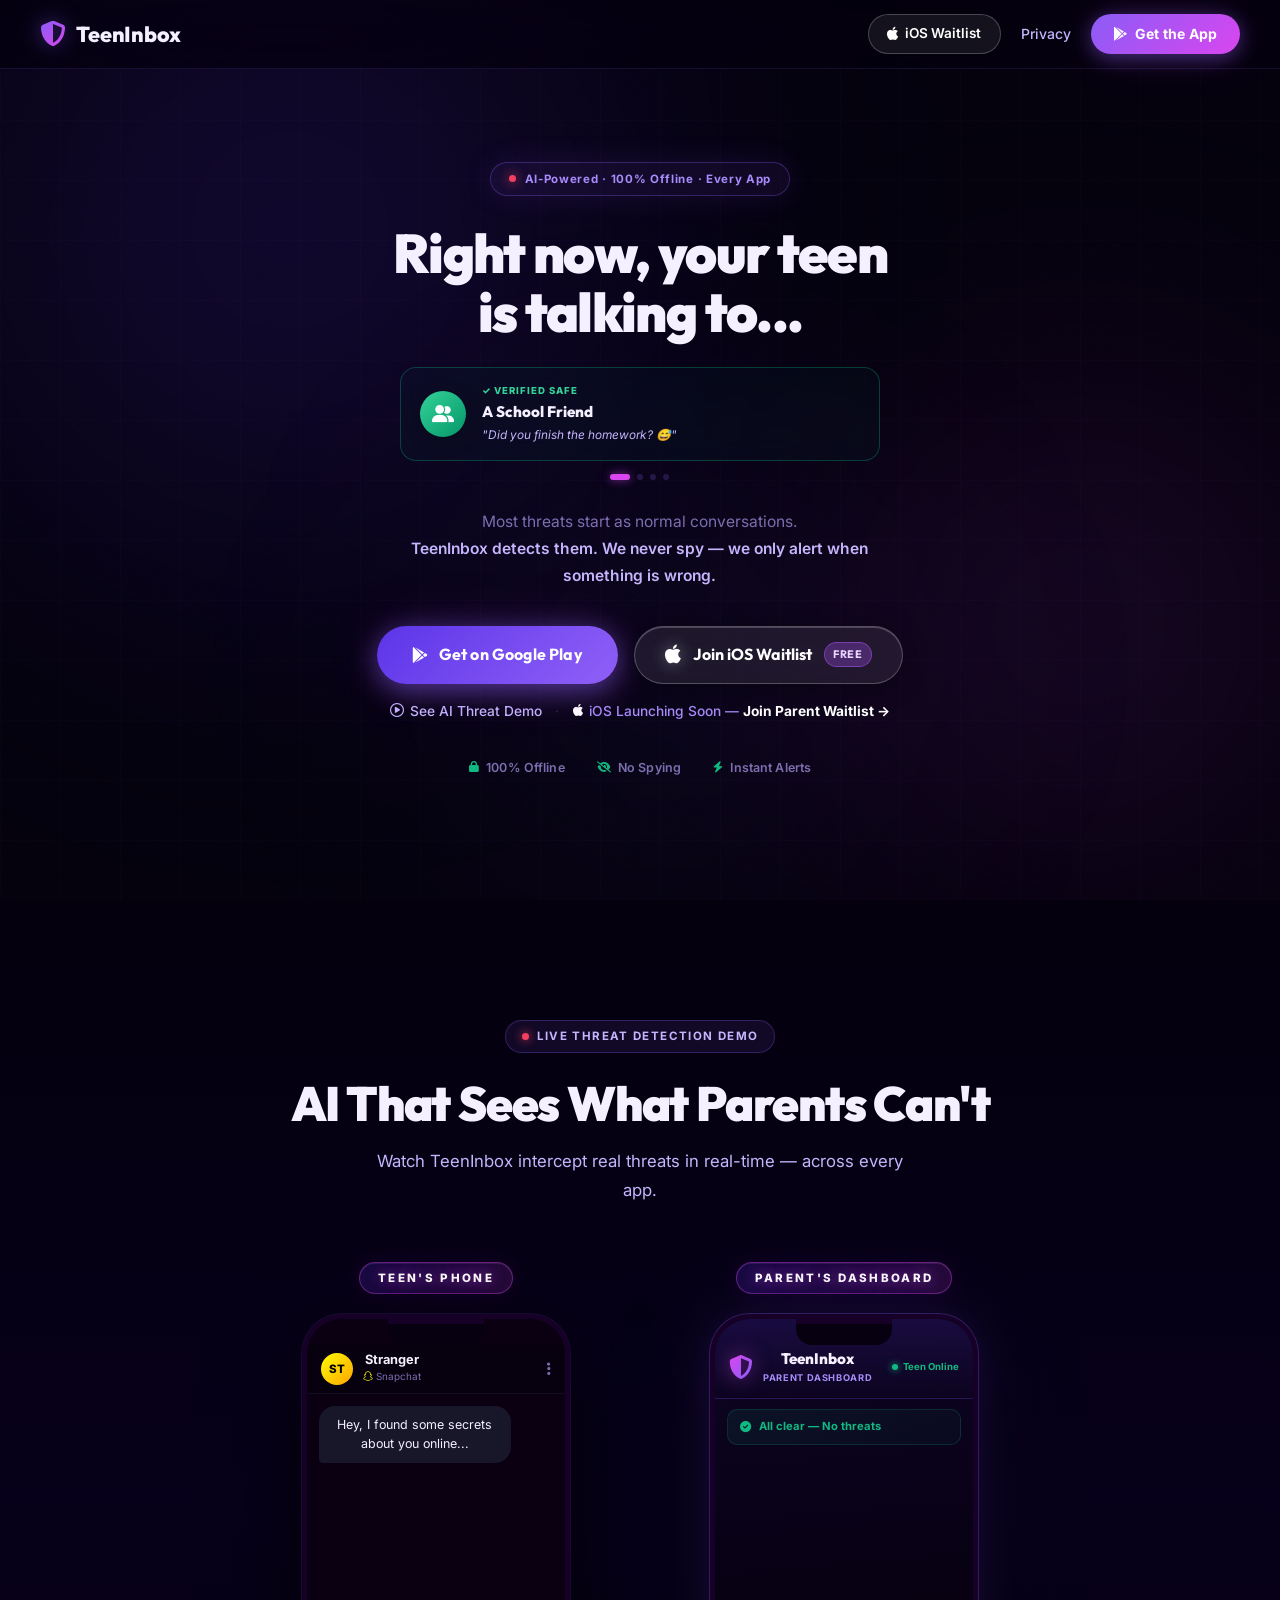
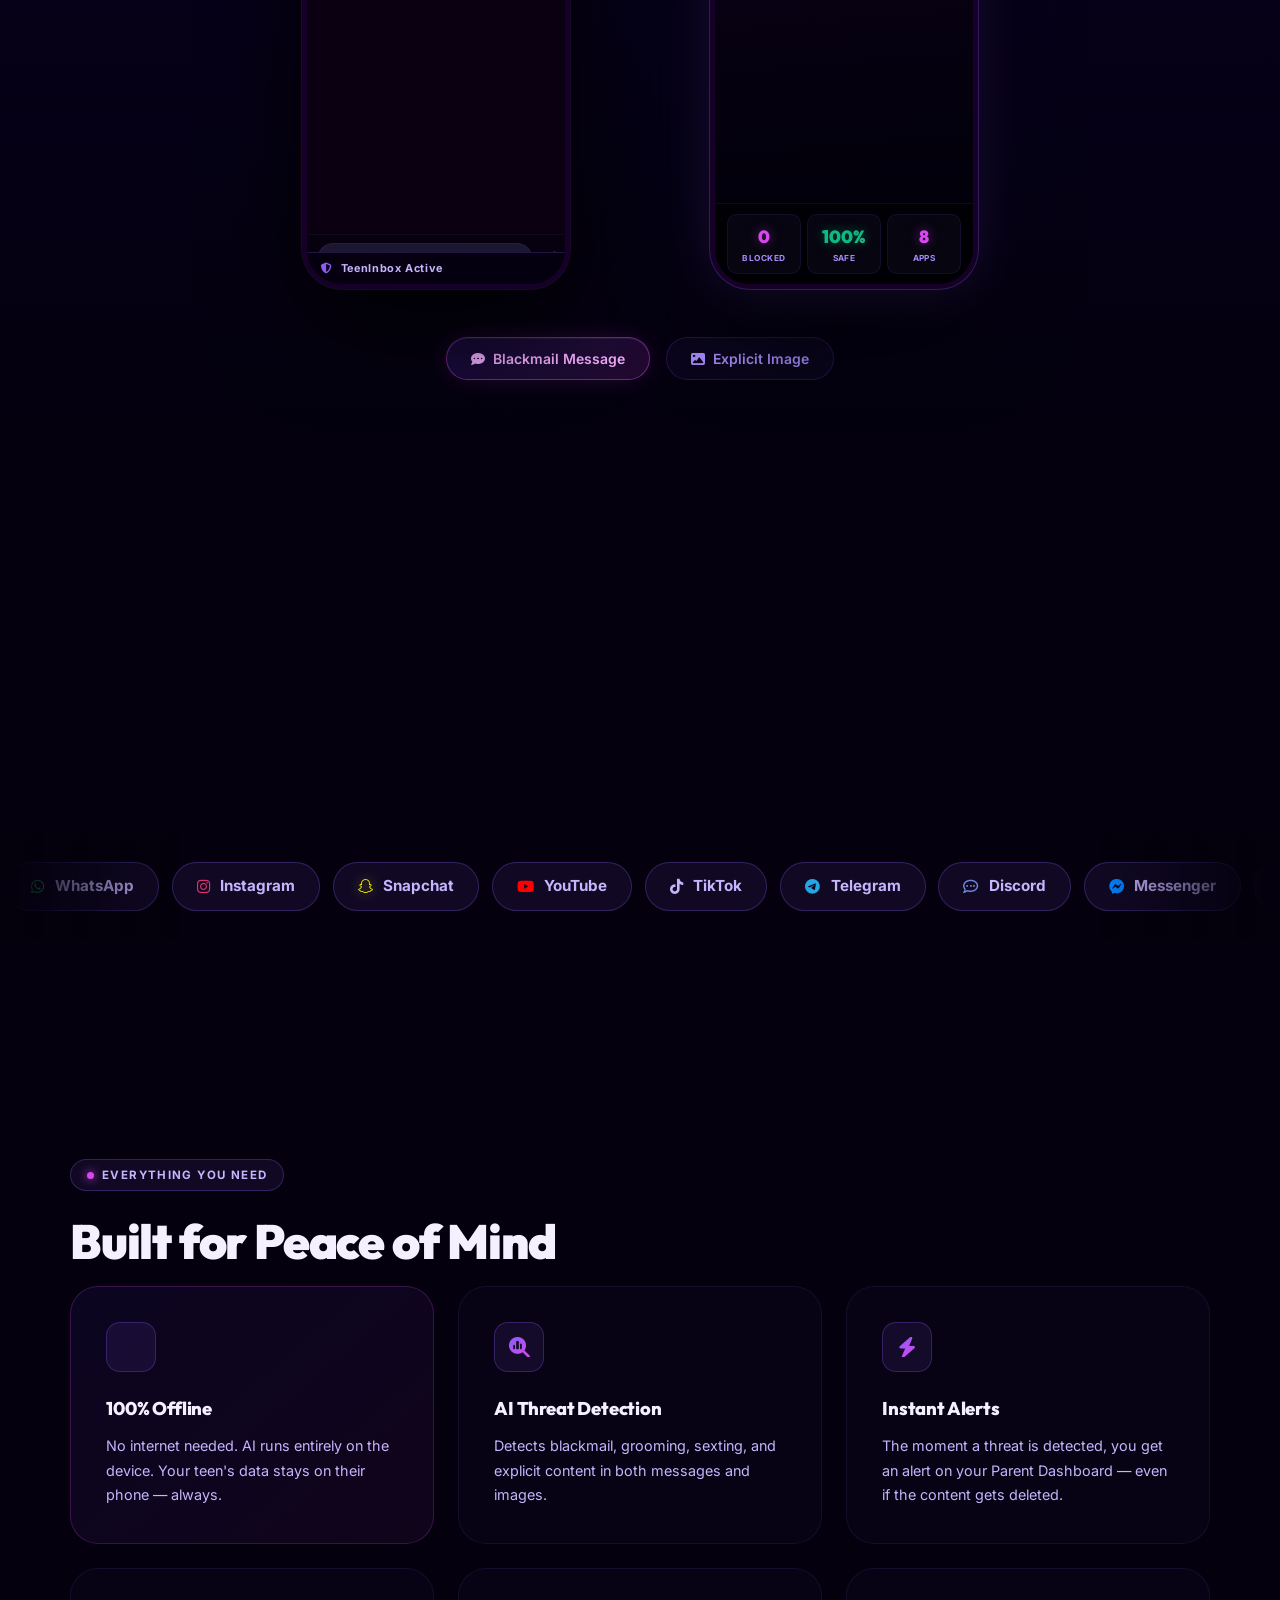
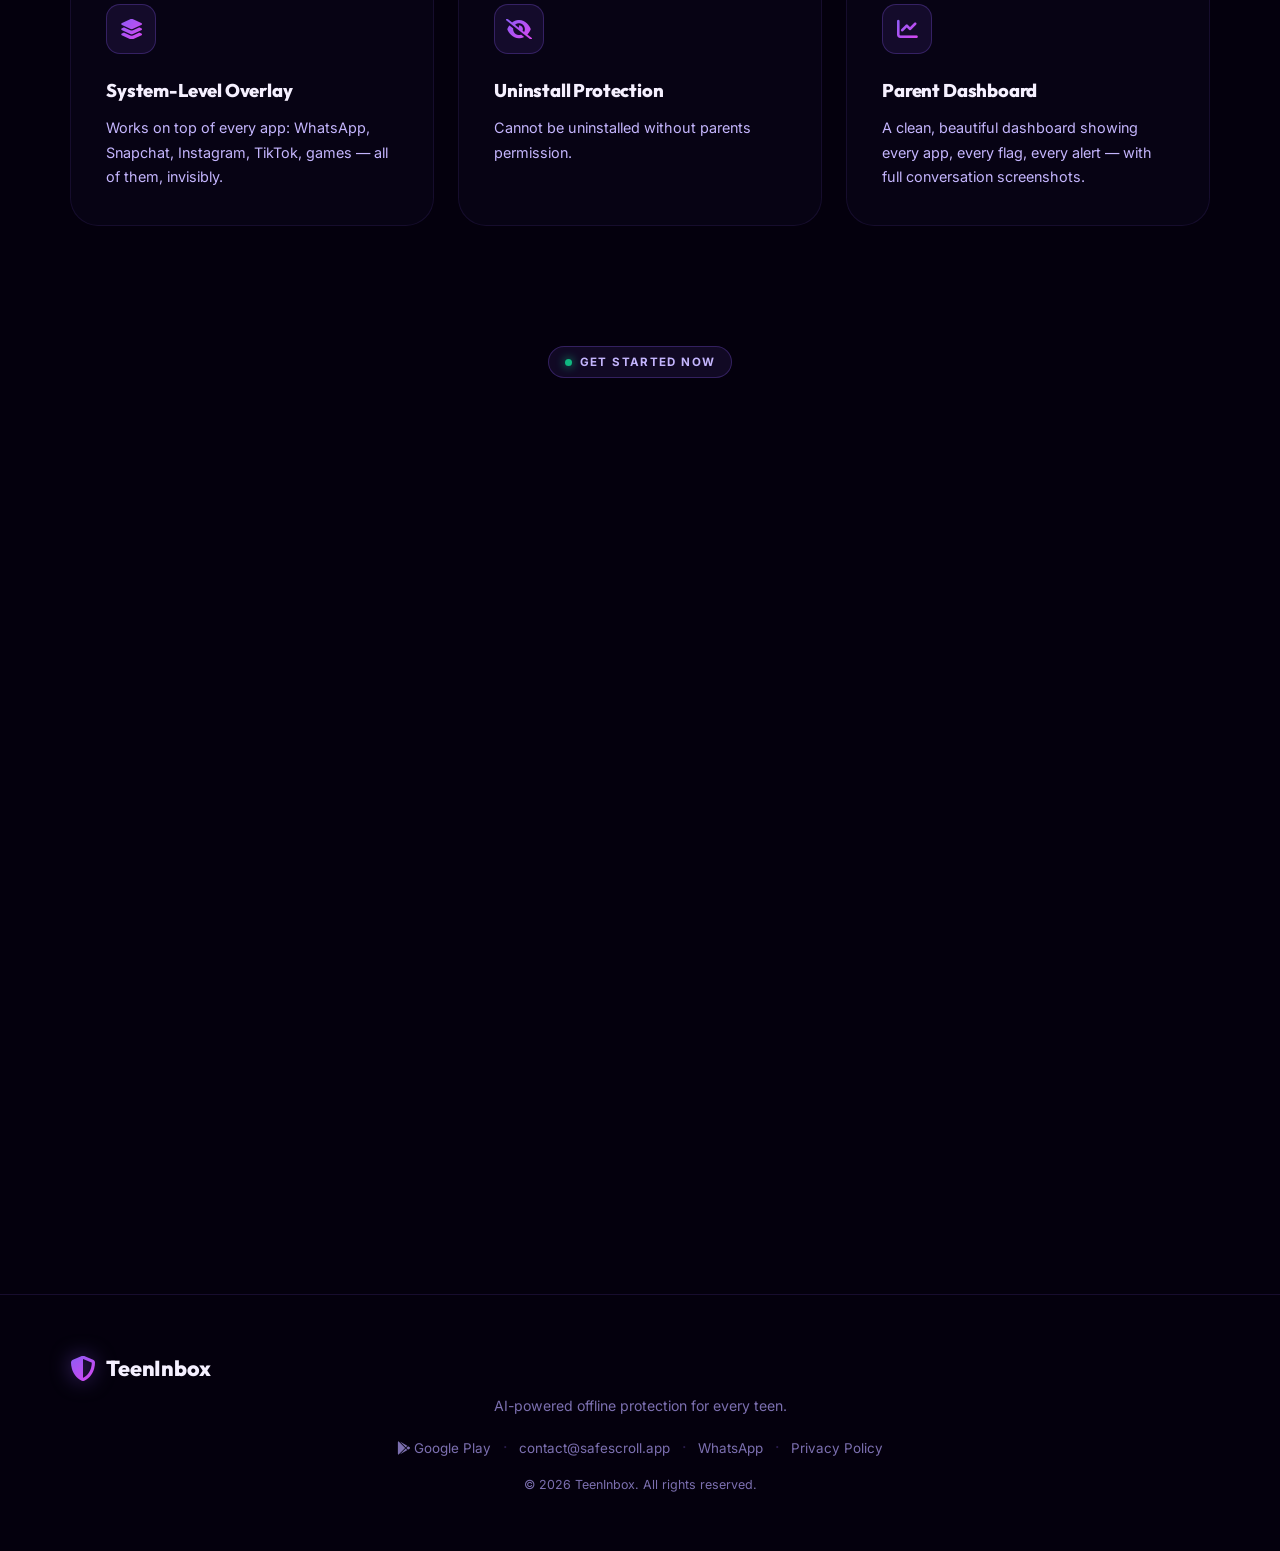
<file: index.html>
<!DOCTYPE html>
<html lang="en">

<head>
  <meta charset="UTF-8">
  <meta name="viewport" content="width=device-width, initial-scale=1.0">
  <meta name="theme-color" content="#04000d">

  <!-- ═══════════════════════════════════════════════
       PRIMARY SEO — written for what parents actually
       type into Google when worried about their teen
  ════════════════════════════════════════════════ -->

  <!--
    Target queries:
    • "how to monitor my teenager's phone"
    • "how to see who my child is talking to"
    • "protect my kid from online predators"
    • "detect cyberbullying on my child's phone"
    • "parental control app that monitors WhatsApp"
    • "how to know if my teen is being groomed"
    • "app to detect sexting on teen phone"
    • "best parental monitoring app 2025"
    • "catch online predator talking to my child"
    • "teen sextortion protection app"
  -->

  <title>TeenInbox | How to Protect Children from Social Media or Online Threats</title>

  <meta name="description"
    content="TeenInbox uses on-device AI to protect children from social media or online threats. Detect grooming, blackmail, sexting &amp; online predators across WhatsApp, Snapchat, Instagram and every other app — and alerts you instantly.">

  <meta name="keywords"
    content="teeninbox, teen inbox, how to protect children from social media or online threats, how to monitor my teenager's phone, parental control app, protect child from online predators, detect cyberbullying, how to know if my teen is being groomed, monitor teen WhatsApp messages, teen sexting detection app, best parental monitoring app, sextortion protection for teens, online predator alert app, child safety app, monitor teen social media, cyberbullying detection app, teen blackmail protection, how to see who my child is talking to, parental alert app, teen online safety, grooming detection app, child protection app">

  <meta name="robots" content="index, follow, max-snippet:-1, max-image-preview:large, max-video-preview:-1">
  <meta name="author" content="TeenInbox">
  <link rel="canonical" href="https://teeninbox.com/">

  <!-- ═══════════════════════════════════
       OPEN GRAPH — parent-centric framing
       (Facebook groups, WhatsApp shares,
        parenting forums, LinkedIn)
  ═══════════════════════════════════ -->
  <meta property="og:type" content="website">
  <meta property="og:url" content="https://teeninbox.com/">
  <meta property="og:title" content="Is Your Teen Safe Online? TeenInbox Alerts You the Moment Something Goes Wrong">
  <meta property="og:description"
    content="On-device AI monitors every app on your teenager's phone — WhatsApp, Snapchat, Instagram, TikTok — and sends you an instant encrypted alert if it detects grooming, blackmail, or explicit content. No spying. 100% private.">
  <meta property="og:image" content="https://teeninbox.com/og-image.png">
  <meta property="og:image:width" content="1200">
  <meta property="og:image:height" content="630">
  <meta property="og:image:alt" content="TeenInbox parent dashboard showing a threat alert on a teen's phone">
  <meta property="og:site_name" content="TeenInbox">
  <meta property="og:locale" content="en_US">

  <!-- ═══════════════════════════════════
       TWITTER CARD
  ═══════════════════════════════════ -->
  <meta name="twitter:card" content="summary_large_image">
  <meta name="twitter:site" content="@teeninboxapp">
  <meta name="twitter:title" content="Protect Your Teen from Predators, Blackmail &amp; Grooming — TeenInbox">
  <meta name="twitter:description"
    content="AI that runs 100% on your teen's phone. No spying, no data sharing — just an instant alert to you when something dangerous is happening. Works on WhatsApp, Snapchat, Instagram &amp; every other app.">
  <meta name="twitter:image" content="https://teeninbox.com/og-image.png">

  <!-- Favicon -->
  <link rel="icon" type="image/svg+xml" href="favicon.svg">
  <link rel="apple-touch-icon" sizes="180x180" href="favicon.svg">

  <!-- ═══════════════════════════════════════════════════════════
       JSON-LD #1 — SoftwareApplication (App rich result)
  ═══════════════════════════════════════════════════════════ -->
  <script type="application/ld+json">
  {
    "@context": "https://schema.org",
    "@type": "SoftwareApplication",
    "name": "TeenInbox",
    "operatingSystem": "Android, iOS",
    "applicationCategory": "UtilitiesApplication",
    "description": "TeenInbox is a parental monitoring app that uses on-device AI to protect children from social media or online threats. It detects grooming, blackmail, sextortion, cyberbullying, and explicit content across every app on your teenager's phone. All AI processing happens locally on the device. Parents receive instant encrypted alerts the moment a threat is detected.",
    "offers": {
      "@type": "Offer",
      "price": "0",
      "priceCurrency": "USD"
    },
    "downloadUrl": "https://play.google.com/store/apps/details?id=com.teeninbox.chat.message.monitor&pcampaignid=web_share",
    "installUrl": "https://play.google.com/store/apps/details?id=com.teeninbox.chat.message.monitor&pcampaignid=web_share",
    "publisher": {
      "@type": "Organization",
      "name": "TeenInbox",
      "url": "https://teeninbox.com",
      "email": "contact@safescroll.app",
      "sameAs": [
        "https://teeninbox.com/privacy-policy.html",
        "https://play.google.com/store/apps/details?id=com.teeninbox.chat.message.monitor&pcampaignid=web_share"
      ]
    },
    "featureList": [
      "Monitor teen WhatsApp messages for threats",
      "Detect grooming and online predators on teen's phone",
      "Cyberbullying detection across all apps",
      "Sexting and explicit content detection",
      "Sextortion and blackmail alert system",
      "Works on Snapchat, Instagram, TikTok, Discord, Telegram",
      "100% on-device AI — no data leaves the phone",
      "Instant encrypted parent alerts",
      "Cannot be uninstalled without parent permission",
      "Auto data deletion every 14 days"
    ]
  }
  </script>

  <!-- ═══════════════════════════════════════════════════════════
       JSON-LD #2 — FAQ schema
       Targets the exact questions parents type into Google.
       Enables rich FAQ results directly in search (no click needed).
  ═══════════════════════════════════════════════════════════ -->
  <script type="application/ld+json">
  {
    "@context": "https://schema.org",
    "@type": "FAQPage",
    "mainEntity": [
      {
        "@type": "Question",
        "name": "How can I monitor who my teenager is talking to online and protect them from social media or online threats?",
        "acceptedAnswer": {
          "@type": "Answer",
          "text": "TeenInbox uses on-device AI to monitor every messaging app on your teenager's phone — including WhatsApp, Snapchat, Instagram, TikTok, and Discord. You don't see private conversations; instead you receive an instant alert if the AI detects anything dangerous like grooming, blackmail, or explicit content. Privacy is preserved by default — all AI runs on the teen's phone."
        }
      },
      {
        "@type": "Question",
        "name": "How do I protect my child from online predators?",
        "acceptedAnswer": {
          "@type": "Answer",
          "text": "TeenInbox's AI is trained to recognize grooming patterns and online predator tactics in real time — including fake identity, isolation tactics, and boundary testing language. The moment it detects suspicious behaviour, parents receive an encrypted alert on their phone. The AI works across every app, even if messages are later deleted by the predator."
        }
      },
      {
        "@type": "Question",
        "name": "Is there an app that can detect cyberbullying on my child's phone?",
        "acceptedAnswer": {
          "@type": "Answer",
          "text": "Yes. TeenInbox detects cyberbullying language, threats, and coercive messaging patterns across all apps — not just one. Because it runs as a system-level overlay, it monitors WhatsApp, Instagram, Snapchat, TikTok, gaming chats, and more, all from one parent dashboard."
        }
      },
      {
        "@type": "Question",
        "name": "Can I see my teen's WhatsApp or Snapchat messages?",
        "acceptedAnswer": {
          "@type": "Answer",
          "text": "TeenInbox does not show parents the full content of private messages. Instead, it uses AI to analyse messages on the device and only alerts parents when something dangerous is detected — like a threat, explicit content, or grooming language. This protects your teen's privacy while still keeping them safe."
        }
      },
      {
        "@type": "Question",
        "name": "How do I know if my teenager is being groomed online?",
        "acceptedAnswer": {
          "@type": "Answer",
          "text": "Warning signs include secrecy about online activity, new unknown contacts, receiving gifts, and emotional withdrawal. TeenInbox automates this detection — its AI recognises grooming language patterns and sends you an alert before the situation escalates, even if you don't know which app or contact is involved."
        }
      },
      {
        "@type": "Question",
        "name": "What is sextortion and how can I protect my teen?",
        "acceptedAnswer": {
          "@type": "Answer",
          "text": "Sextortion is when someone threatens to share a teen's intimate images unless they comply with demands. TeenInbox detects blackmail and coercive threat language in real time and immediately alerts parents — even if the content is sent via disappearing message features on Snapchat or Instagram."
        }
      },
      {
        "@type": "Question",
        "name": "Does TeenInbox spy on my child?",
        "acceptedAnswer": {
          "@type": "Answer",
          "text": "No. TeenInbox is not a spy app. The AI analyses message patterns on the device and only sends parents a threat alert — never the full conversation. Your teen's private messages stay private. All AI processing happens on the device with no data leaving the phone by default."
        }
      },
      {
        "@type": "Question",
        "name": "Can my teen uninstall the parental monitoring app?",
        "acceptedAnswer": {
          "@type": "Answer",
          "text": "TeenInbox includes uninstall protection — the app cannot be removed from the teen's phone without the parent's permission and PIN. This prevents teens from bypassing protection when they need it most."
        }
      }
    ]
  }
  </script>

  <!-- ═══════════════════════════════════════════════════════════
       JSON-LD #3 — Organization
  ═══════════════════════════════════════════════════════════ -->
  <script type="application/ld+json">
  {
    "@context": "https://schema.org",
    "@type": "Organization",
    "name": "TeenInbox",
    "url": "https://teeninbox.com",
    "logo": "https://teeninbox.com/favicon.svg",
    "contactPoint": {
      "@type": "ContactPoint",
      "email": "contact@safescroll.app",
      "contactType": "customer support"
    }
  }
  </script>

  <link rel="preconnect" href="https://fonts.googleapis.com">
  <link rel="preconnect" href="https://fonts.gstatic.com" crossorigin>
  <link
      href="https://fonts.googleapis.com/css2?family=Outfit:wght@300;400;500;600;700;800;900&family=Inter:ital,wght@0,300;0,400;0,500;0,600;1,400&display=swap"
      rel="stylesheet">
  <link rel="stylesheet" href="https://cdnjs.cloudflare.com/ajax/libs/font-awesome/6.5.1/css/all.min.css">
  <link rel="stylesheet" href="style.css">
</head>

<body>

    <!-- Cinematic Background -->
    <div id="bg-canvas">
        <div class="aurora aurora-1"></div>
        <div class="aurora aurora-2"></div>
        <div class="aurora aurora-3"></div>
        <div class="noise"></div>
        <div class="grid-overlay"></div>
    </div>

    <!-- ============================================================
     NAV
============================================================ -->
    <nav id="navbar">
        <div class="nav-inner">
            <div class="nav-logo">
                <i class="fa-solid fa-shield-halved nav-logo-icon"></i>
                <span>TeenInbox</span>
            </div>
            <div class="nav-actions">
                <a href="#download" class="nav-ios-cta open-waitlist-modal"><i class="fa-brands fa-apple"></i> <span>iOS Waitlist</span></a>
                <a href="privacy-policy.html" class="nav-link-text">Privacy</a>
                <a href="https://play.google.com/store/apps/details?id=com.teeninbox.chat.message.monitor&pcampaignid=web_share" target="_blank" rel="noopener noreferrer" class="nav-cta"><i class="fa-brands fa-google-play"></i> Get the App</a>
            </div>
        </div>
    </nav>

    <!-- ============================================================
     HERO SECTION
============================================================ -->
    <section id="hero">
        <div class="hero-inner">

            <!-- Top eyebrow -->
            <div class="hero-eyebrow">
                <span class="live-dot"></span>
                <span>AI-Powered · 100% Offline · Every App</span>
            </div>

            <!-- Headline: the carousel IS the noun in the sentence -->
            <h1 class="hero-title">
                Right now, your teen<br>is talking to...
            </h1>

            <!-- Animated Persona Carousel -->
            <div class="persona-carousel" id="persona-carousel" aria-live="polite">
                <div class="persona-card active" data-persona="0">
                    <div class="persona-avatar" style="background: linear-gradient(135deg, #34d399, #059669)">
                        <i class="fa-solid fa-user-group"></i>
                    </div>
                    <div class="persona-info">
                        <div class="persona-label safe-label">✓ Verified Safe</div>
                        <div class="persona-name">A School Friend</div>
                        <div class="persona-msg">"Did you finish the homework? 😅"</div>
                    </div>
                </div>
                <div class="persona-card" data-persona="1">
                    <div class="persona-avatar" style="background: linear-gradient(135deg, #f59e0b, #b45309)">
                        <i class="fa-solid fa-user-secret"></i>
                    </div>
                    <div class="persona-info">
                        <div class="persona-label warn-label">⚠ Unknown Account</div>
                        <div class="persona-name">"classmate2009"</div>
                        <div class="persona-msg">"I go to your school too, trust me…"</div>
                    </div>
                </div>
                <div class="persona-card" data-persona="2">
                    <div class="persona-avatar" style="background: linear-gradient(135deg, #ef4444, #7f1d1d)">
                        <i class="fa-solid fa-triangle-exclamation"></i>
                    </div>
                    <div class="persona-info">
                        <div class="persona-label danger-label">🚨 Threat Detected</div>
                        <div class="persona-name">A Blackmailer</div>
                        <div class="persona-msg">"Send photos or I'll tell everyone."</div>
                    </div>
                </div>
                <div class="persona-card" data-persona="3">
                    <div class="persona-avatar" style="background: linear-gradient(135deg, #a855f7, #4c1d95)">
                        <i class="fa-solid fa-ban"></i>
                    </div>
                    <div class="persona-info">
                        <div class="persona-label danger-label">🔞 Content Blocked</div>
                        <div class="persona-name">A Predator</div>
                        <div class="persona-msg">"Here's a photo just for you 📷"</div>
                    </div>
                </div>
            </div>

            <!-- Dots -->
            <div class="persona-dots" id="persona-dots">
                <div class="persona-dot active" data-dot="0"></div>
                <div class="persona-dot" data-dot="1"></div>
                <div class="persona-dot" data-dot="2"></div>
                <div class="persona-dot" data-dot="3"></div>
            </div>

            <!-- Short, serious statement -->
            <p class="hero-sub">
                Most threats start as normal conversations.<br>
                <strong>TeenInbox detects them. We never spy — we only alert when something is wrong.</strong>
            </p>

            <!-- CTAs -->
            <div class="hero-ctas">
                <a href="https://play.google.com/store/apps/details?id=com.teeninbox.chat.message.monitor&pcampaignid=web_share" target="_blank" rel="noopener noreferrer" class="btn-primary-main pulse-cta">
                    <i class="fa-brands fa-google-play"></i>
                    <span>Get on Google Play</span>
                </a>
                <a href="#download" class="btn-apple-main open-waitlist-modal" id="hero-ios-btn">
                    <i class="fa-brands fa-apple"></i>
                    <span>Join iOS Waitlist</span>
                    <span class="btn-apple-badge">Free</span>
                </a>
            </div>

            <!-- Demo link & platform indicator -->
            <div class="hero-cta-meta">
                <a href="#demo" class="hero-demo-link">
                    <i class="fa-regular fa-circle-play"></i>
                    <span>See AI Threat Demo</span>
                </a>
                <span class="hero-meta-dot">·</span>
                <a href="#download" class="hero-ios-notice open-waitlist-modal">
                    <i class="fa-brands fa-apple"></i>
                    <span>iOS Launching Soon — <strong>Join Parent Waitlist &rarr;</strong></span>
                </a>
            </div>

            <!-- Trust pills -->
            <div class="hero-trust">
                <div class="trust-item"><i class="fa-solid fa-lock"></i> 100% Offline</div>
                <div class="trust-item"><i class="fa-solid fa-eye-slash"></i> No Spying</div>
                <div class="trust-item"><i class="fa-solid fa-bolt"></i> Instant Alerts</div>
            </div>

        </div>
    </section>


    <!-- ============================================================
     CINEMATIC DEMO SECTION
============================================================ -->
    <section id="demo">
        <div class="demo-inner">
            <div class="section-eyebrow">
                <span class="badge-dot danger"></span>
                <span>Live Threat Detection Demo</span>
            </div>
            <h2 class="section-title">
                AI That Sees What Parents Can't
            </h2>
            <p class="section-sub">
                Watch TeenInbox intercept real threats in real-time — across every app.
            </p>

            <div class="demo-stage">
                <!-- Teen Phone -->
                <div class="device-wrapper teen-device-wrapper">
                    <div class="device-label">Teen's Phone</div>
                    <div class="device-phone" id="teen-phone">
                        <div class="device-notch"></div>
                        <div class="device-screen">
                            <!-- Dynamic App Scene renders here via JS -->
                            <div id="app-scene"></div>
                            <!-- TeenInbox overlay (always on top) -->
                            <div class="teeninbox-overlay" id="ti-overlay">
                                <div class="ti-bar">
                                    <i class="fa-solid fa-shield-halved"></i>
                                    <span>TeenInbox Active</span>
                                    <span class="ti-status-dot"></span>
                                </div>
                            </div>
                            <!-- Alert flash that fires on detection -->
                            <div class="detection-flash" id="detection-flash"></div>
                        </div>
                    </div>
                </div>

                <!-- Connection Line with signal pulses -->
                <div class="connection-line" id="connection-line">
                    <div class="signal-label">Encrypted Alert</div>
                    <div class="signal-pulse sp1"></div>
                    <div class="signal-pulse sp2"></div>
                    <div class="signal-pulse sp3"></div>
                    <svg viewBox="0 0 200 80" preserveAspectRatio="none">
                        <path id="conn-path" d="M0 40 C50 40, 150 40, 200 40" stroke="url(#lineGrad)" stroke-width="2"
                            fill="none" stroke-dasharray="6 4" />
                        <defs>
                            <linearGradient id="lineGrad" x1="0%" y1="0%" x2="100%" y2="0%">
                                <stop offset="0%" stop-color="#ef4444" />
                                <stop offset="100%" stop-color="#3b82f6" />
                            </linearGradient>
                        </defs>
                    </svg>
                </div>

                <!-- Parent Phone -->
                <div class="device-wrapper parent-device-wrapper">
                    <div class="device-label">Parent's Dashboard</div>
                    <div class="device-phone parent-phone" id="parent-phone">
                        <div class="device-notch"></div>
                        <div class="device-screen parent-screen">
                            <div class="parent-app-header">
                                <i class="fa-solid fa-shield-halved gradient-icon"></i>
                                <div>
                                    <div class="parent-app-name">TeenInbox</div>
                                    <div class="parent-app-sub">Parent Dashboard</div>
                                </div>
                                <div class="parent-teen-status">Teen Online</div>
                            </div>
                            <div class="parent-status-bar">
                                <div class="parent-status-item safe" id="parent-status-default">
                                    <i class="fa-solid fa-circle-check"></i>
                                    <span>All clear — No threats</span>
                                </div>
                            </div>
                            <div id="parent-alerts-list">
                                <!-- Alerts injected by JS -->
                            </div>
                            <div class="parent-stats">
                                <div class="stat-box">
                                    <div class="stat-num violet" id="stat-blocked">0</div>
                                    <div class="stat-label">Blocked</div>
                                </div>
                                <div class="stat-box">
                                    <div class="stat-num green" id="stat-safe">100%</div>
                                    <div class="stat-label">Safe</div>
                                </div>
                                <div class="stat-box">
                                    <div class="stat-num violet" id="stat-apps">8</div>
                                    <div class="stat-label">Apps</div>
                                </div>
                            </div>
                        </div>
                    </div>
                </div>
            </div>

            <!-- Scenario selector -->
            <div class="scenario-nav">
                <button class="scenario-btn active" data-scenario="0" id="btn-s0">
                    <i class="fa-solid fa-comment-dots"></i>
                    <span>Blackmail Message</span>
                </button>
                <button class="scenario-btn" data-scenario="1" id="btn-s1">
                    <i class="fa-solid fa-image"></i>
                    <span>Explicit Image</span>
                </button>
            </div>
        </div>
    </section>

    <!-- ============================================================
     APPS SUPPORT SECTION
============================================================ -->
    <section id="apps">
        <div class="apps-inner">
            <div class="section-eyebrow">
                <span class="badge-dot blue"></span>
                <span>Universal Coverage</span>
            </div>
            <h2 class="section-title">Works On Every App</h2>
            <p class="section-sub">TeenInbox runs as a silent system overlay — monitoring every app without them even
                knowing.</p>

            <div class="ticker-wrap">
                <div class="ticker-fade-left"></div>
                <div class="ticker-fade-right"></div>
                <div class="ticker-track">
                    <div class="ticker-set" id="ticker-a">
                        <div class="app-chip"><i class="fa-brands fa-whatsapp" style="color:#25d366"></i> WhatsApp</div>
                        <div class="app-chip"><i class="fa-brands fa-instagram" style="color:#e1306c"></i> Instagram
                        </div>
                        <div class="app-chip"><i class="fa-brands fa-snapchat"
                                style="color:#fffc00; filter: drop-shadow(0 0 6px #fffc00aa)"></i> Snapchat</div>
                        <div class="app-chip"><i class="fa-brands fa-youtube" style="color:#ff0000"></i> YouTube</div>
                        <div class="app-chip"><i class="fa-brands fa-tiktok"></i> TikTok</div>
                        <div class="app-chip"><i class="fa-brands fa-telegram" style="color:#26a5e4"></i> Telegram</div>
                        <div class="app-chip"><i class="fa-regular fa-comment-dots" style="color:#7289da"></i> Discord
                        </div>
                        <div class="app-chip"><i class="fa-brands fa-facebook-messenger" style="color:#0084ff"></i>
                            Messenger</div>
                    </div>
                    <!-- Duplicate for seamless loop -->
                    <div class="ticker-set" id="ticker-b" aria-hidden="true">
                        <div class="app-chip"><i class="fa-brands fa-whatsapp" style="color:#25d366"></i> WhatsApp</div>
                        <div class="app-chip"><i class="fa-brands fa-instagram" style="color:#e1306c"></i> Instagram
                        </div>
                        <div class="app-chip"><i class="fa-brands fa-snapchat"
                                style="color:#fffc00; filter: drop-shadow(0 0 6px #fffc00aa)"></i> Snapchat</div>
                        <div class="app-chip"><i class="fa-brands fa-youtube" style="color:#ff0000"></i> YouTube</div>
                        <div class="app-chip"><i class="fa-brands fa-tiktok"></i> TikTok</div>
                        <div class="app-chip"><i class="fa-brands fa-telegram" style="color:#26a5e4"></i> Telegram</div>
                        <div class="app-chip"><i class="fa-regular fa-comment-dots" style="color:#7289da"></i> Discord
                        </div>
                        <div class="app-chip"><i class="fa-brands fa-facebook-messenger" style="color:#0084ff"></i>
                            Messenger</div>
                    </div>
                </div>
            </div>
        </div>
    </section>

    <!-- ============================================================
     FEATURES SECTION
============================================================ -->
    <section id="features">
        <div class="features-inner">
            <div class="section-eyebrow">
                <span class="badge-dot purple"></span>
                <span>Everything You Need</span>
            </div>
            <h2 class="section-title">Built for Peace of Mind</h2>
            <div class="features-grid reveal-stagger">
                <div class="feature-card fc-highlight">
                    <div class="fc-icon"><i class="fa-solid fa-wifi-slash"></i></div>
                    <h3>100% Offline</h3>
                    <p>No internet needed. AI runs entirely on the device. Your teen's data stays on their phone —
                        always.</p>
                </div>
                <div class="feature-card">
                    <div class="fc-icon"><i class="fa-solid fa-magnifying-glass-chart"></i></div>
                    <h3>AI Threat Detection</h3>
                    <p>Detects blackmail, grooming, sexting, and explicit content in both messages and images.</p>
                </div>
                <div class="feature-card">
                    <div class="fc-icon"><i class="fa-solid fa-bolt"></i></div>
                    <h3>Instant Alerts</h3>
                    <p>The moment a threat is detected, you get an alert on your Parent Dashboard — even if the content
                        gets deleted.</p>
                </div>
                <div class="feature-card">
                    <div class="fc-icon"><i class="fa-solid fa-layer-group"></i></div>
                    <h3>System-Level Overlay</h3>
                    <p>Works on top of every app: WhatsApp, Snapchat, Instagram, TikTok, games — all of them, invisibly.
                    </p>
                </div>
                <div class="feature-card">
                    <div class="fc-icon"><i class="fa-solid fa-eye-slash"></i></div>
                    <h3>Uninstall Protection</h3>
                    <p>Cannot be uninstalled without parents permission.</p>
                </div>
                <div class="feature-card">
                    <div class="fc-icon"><i class="fa-solid fa-chart-line"></i></div>
                    <h3>Parent Dashboard</h3>
                    <p>A clean, beautiful dashboard showing every app, every flag, every alert — with full conversation
                        screenshots.</p>
                </div>
            </div>
        </div>
    </section>

    <!-- ============================================================
     DOWNLOAD / WAITLIST SECTION
============================================================ -->
    <section id="download">
        <div class="waitlist-inner">
            <div class="section-eyebrow">
                <span class="badge-dot green"></span>
                <span>Get Started Now</span>
            </div>
            <h2 class="section-title">Protect Your Teen Today</h2>
            <p class="section-sub">Download TeenInbox for Android, or join the iOS waitlist to be notified when it launches.</p>

            <div class="waitlist-card" style="margin-bottom: 2rem; text-align: center; background: rgba(5, 150, 105, 0.1); border: 1px solid rgba(5, 150, 105, 0.3);">
                <h3 style="margin-bottom: 1rem; color: #fff;">Available Now on Android</h3>
                <a href="https://play.google.com/store/apps/details?id=com.teeninbox.chat.message.monitor&pcampaignid=web_share" target="_blank" rel="noopener noreferrer" class="btn-primary-main pulse-cta" style="display: inline-flex; width: auto; padding: 1rem 2rem;">
                    <i class="fa-brands fa-google-play"></i>
                    Download for Android
                </a>
            </div>

            <div class="waitlist-card" id="ios-waitlist">
                <div id="waitlist-form-wrap">
                    <h3 style="margin-bottom: 1.5rem; text-align: center; color: #fff;">Join the iOS Waitlist</h3>
                    <form id="waitlist-form">
                        <div class="form-row">
                            <div class="form-group">
                                <label for="wl-email"><i class="fa-solid fa-envelope"></i> Email Address</label>
                                <input type="email" id="wl-email" placeholder="parent@example.com" required>
                            </div>
                            <div class="form-group">
                                <label for="wl-phone"><i class="fa-solid fa-phone"></i> Phone Number</label>
                                <input type="tel" id="wl-phone" placeholder="+1 (555) 000-0000" required>
                            </div>
                        </div>
                        <button type="submit" class="btn-primary-main btn-submit-main">
                            <i class="fa-brands fa-apple"></i>
                            Secure My iOS Spot — It's Free
                        </button>
                        <p class="form-disclaimer">No spam. No credit card. Just an alert when the iOS app launches.</p>
                    </form>
                </div>
                <div id="waitlist-success" class="d-none">
                    <div class="success-animation">
                        <div class="success-ring"></div>
                        <i class="fa-solid fa-shield-check success-icon-main"></i>
                    </div>
                    <h3>You're on the iOS Waitlist!</h3>
                    <p>We've got you on the list. You'll be the first to know when TeenInbox for iOS launches.</p>
                </div>
            </div>

            <!-- Contact Options -->

            <div class="contact-strip">
                <p>Have questions? Reach out directly:</p>
                <div class="contact-btns">
                    <a href="https://wa.me/9363717887" target="_blank" rel="noopener noreferrer" class="contact-btn wa">
                        <i class="fa-brands fa-whatsapp"></i> Chat on WhatsApp
                    </a>
                    <a href="mailto:contact@safescroll.app" class="contact-btn em">
                        <i class="fa-solid fa-envelope"></i> Email Us
                    </a>
                </div>
            </div>
        </div>
    </section>

    <!-- ============================================================
     FOOTER
============================================================ -->
    <footer id="footer">
        <div class="footer-inner">
            <div class="nav-logo">
                <i class="fa-solid fa-shield-halved nav-logo-icon"></i>
                <span>TeenInbox</span>
            </div>
            <p class="footer-tagline">AI-powered offline protection for every teen.</p>
            <div class="footer-links">
                <a href="https://play.google.com/store/apps/details?id=com.teeninbox.chat.message.monitor&pcampaignid=web_share" target="_blank" rel="noopener noreferrer"><i class="fa-brands fa-google-play"></i> Google Play</a>
                <span>·</span>
                <a href="mailto:contact@safescroll.app">contact@safescroll.app</a>
                <span>·</span>
                <a href="https://wa.me/9363717887" target="_blank" rel="noopener noreferrer">WhatsApp</a>
                <span>·</span>
                <a href="privacy-policy.html">Privacy Policy</a>
            </div>
            <p class="footer-copy">&copy; <span id="footer-year"></span> TeenInbox. All rights reserved.</p>
        </div>
    </footer>

    <!-- ============================================================
     IOS WAITLIST MODAL
============================================================ -->
    <div id="ios-modal" class="ios-modal-backdrop d-none" aria-hidden="true" role="dialog" aria-modal="true" aria-labelledby="ios-modal-title">
        <div class="ios-modal-box">
            <button type="button" class="ios-modal-close" id="ios-modal-close" aria-label="Close modal">&times;</button>
            <div class="ios-modal-header">
                <div class="ios-modal-icon">
                    <i class="fa-brands fa-apple"></i>
                </div>
                <h3 id="ios-modal-title">Join the iOS Waitlist</h3>
                <p>Be the first to protect your teen when TeenInbox launches on iPhone. Early access is 100% free.</p>
            </div>
            
            <form id="modal-waitlist-form">
                <div class="form-group" style="text-align: left; margin-bottom: 1rem;">
                    <label for="modal-wl-email"><i class="fa-solid fa-envelope"></i> Email Address</label>
                    <input type="email" id="modal-wl-email" placeholder="parent@example.com" required>
                </div>
                <div class="form-group" style="text-align: left; margin-bottom: 1.5rem;">
                    <label for="modal-wl-phone"><i class="fa-solid fa-phone"></i> Phone Number</label>
                    <input type="tel" id="modal-wl-phone" placeholder="+1 (555) 000-0000" required>
                </div>
                <button type="submit" class="btn-primary-main btn-submit-main" style="width: 100%; justify-content: center;">
                    <i class="fa-brands fa-apple"></i>
                    Secure My iOS Spot — It's Free
                </button>
                <p class="form-disclaimer" style="margin-top: 0.75rem; text-align: center;">No spam. No credit card. Just an alert when the iOS app launches.</p>
                <a href="#download" class="modal-scroll-link" id="modal-scroll-link">Or view full app features below &darr;</a>
            </form>

            <div id="modal-waitlist-success" class="d-none" style="text-align: center; padding: 1.5rem 0;">
                <div class="success-animation">
                    <div class="success-ring"></div>
                    <i class="fa-solid fa-shield-check success-icon-main"></i>
                </div>
                <h3 style="color: #fff; margin-bottom: 0.5rem;">You're on the iOS Waitlist!</h3>
                <p style="color: var(--text-2); font-size: 0.95rem;">We'll notify you first the moment TeenInbox is available on the App Store.</p>
                <button type="button" class="btn-ghost" id="modal-success-done" style="margin-top: 1.25rem;">Done</button>
            </div>
        </div>
    </div>

    <script src="script.js"></script>
    <script>document.getElementById('footer-year').textContent = new Date().getFullYear();</script>
</body>

</html>
</file>
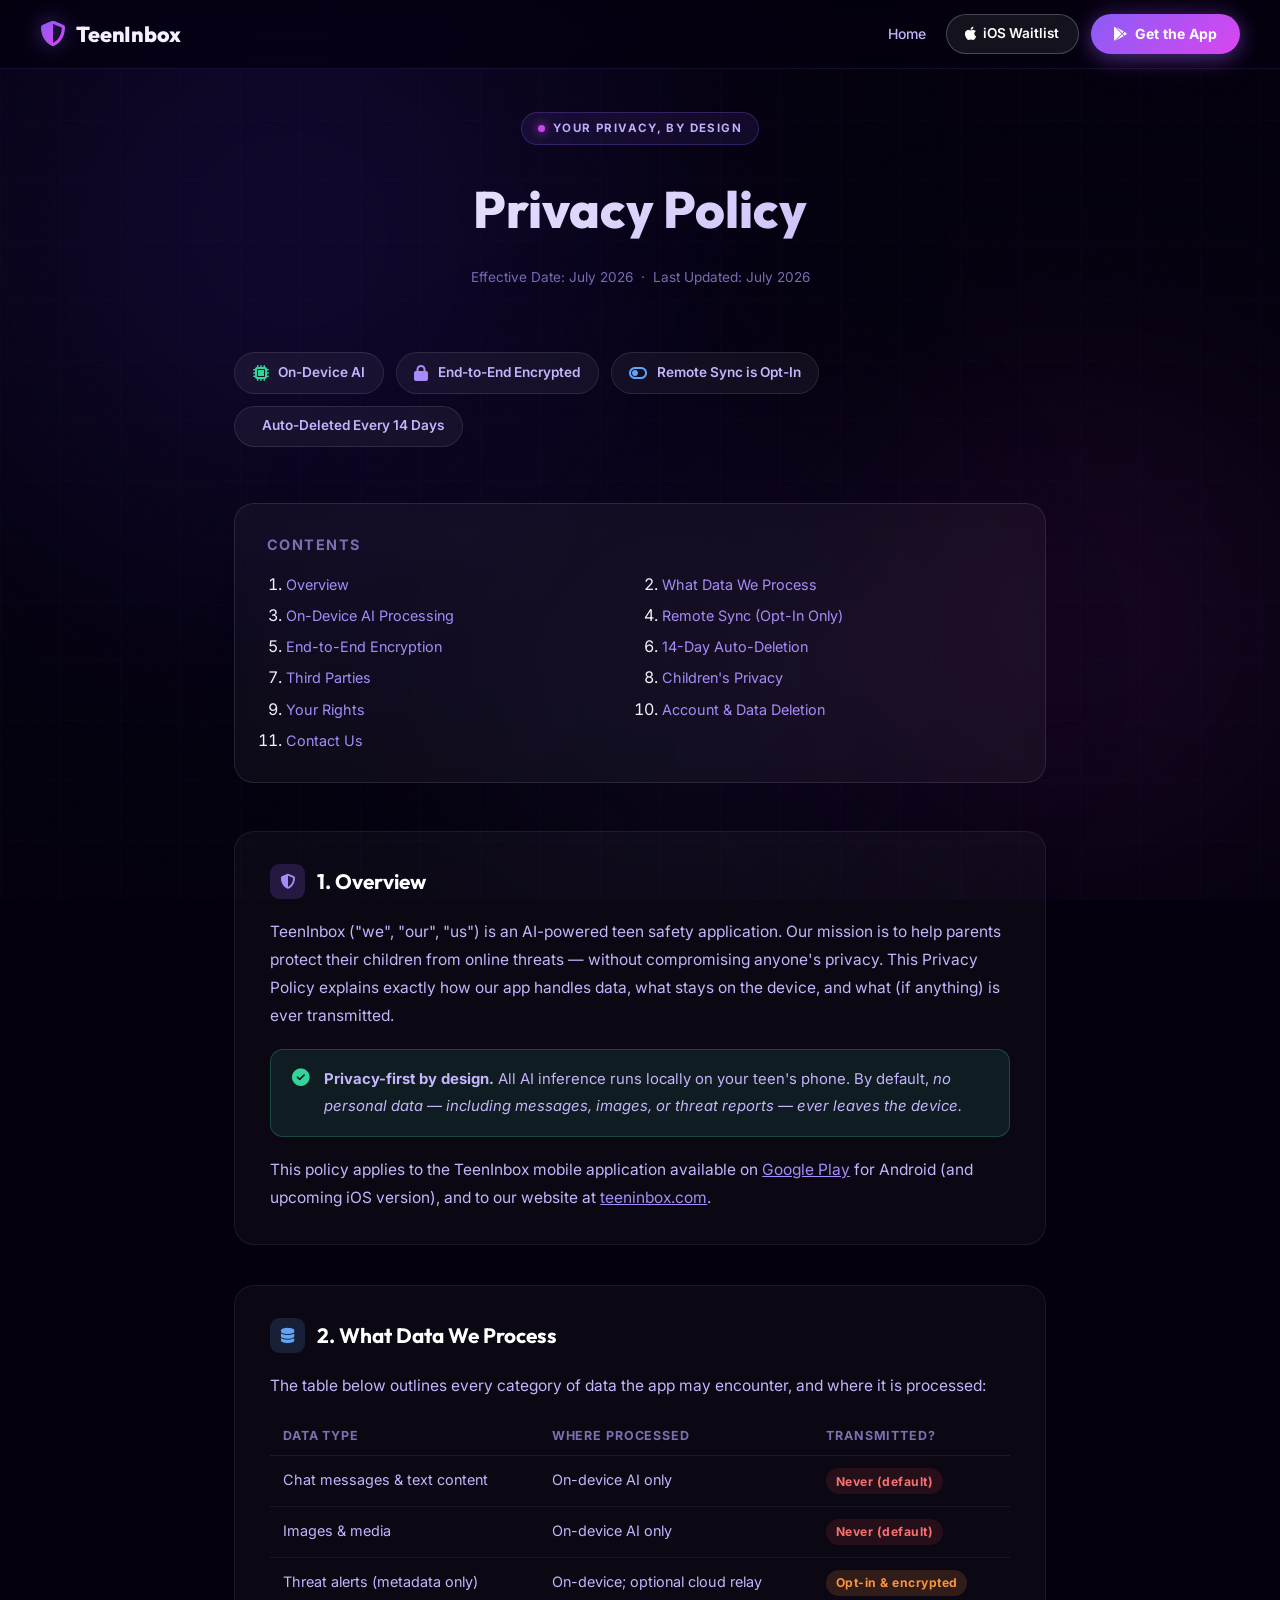
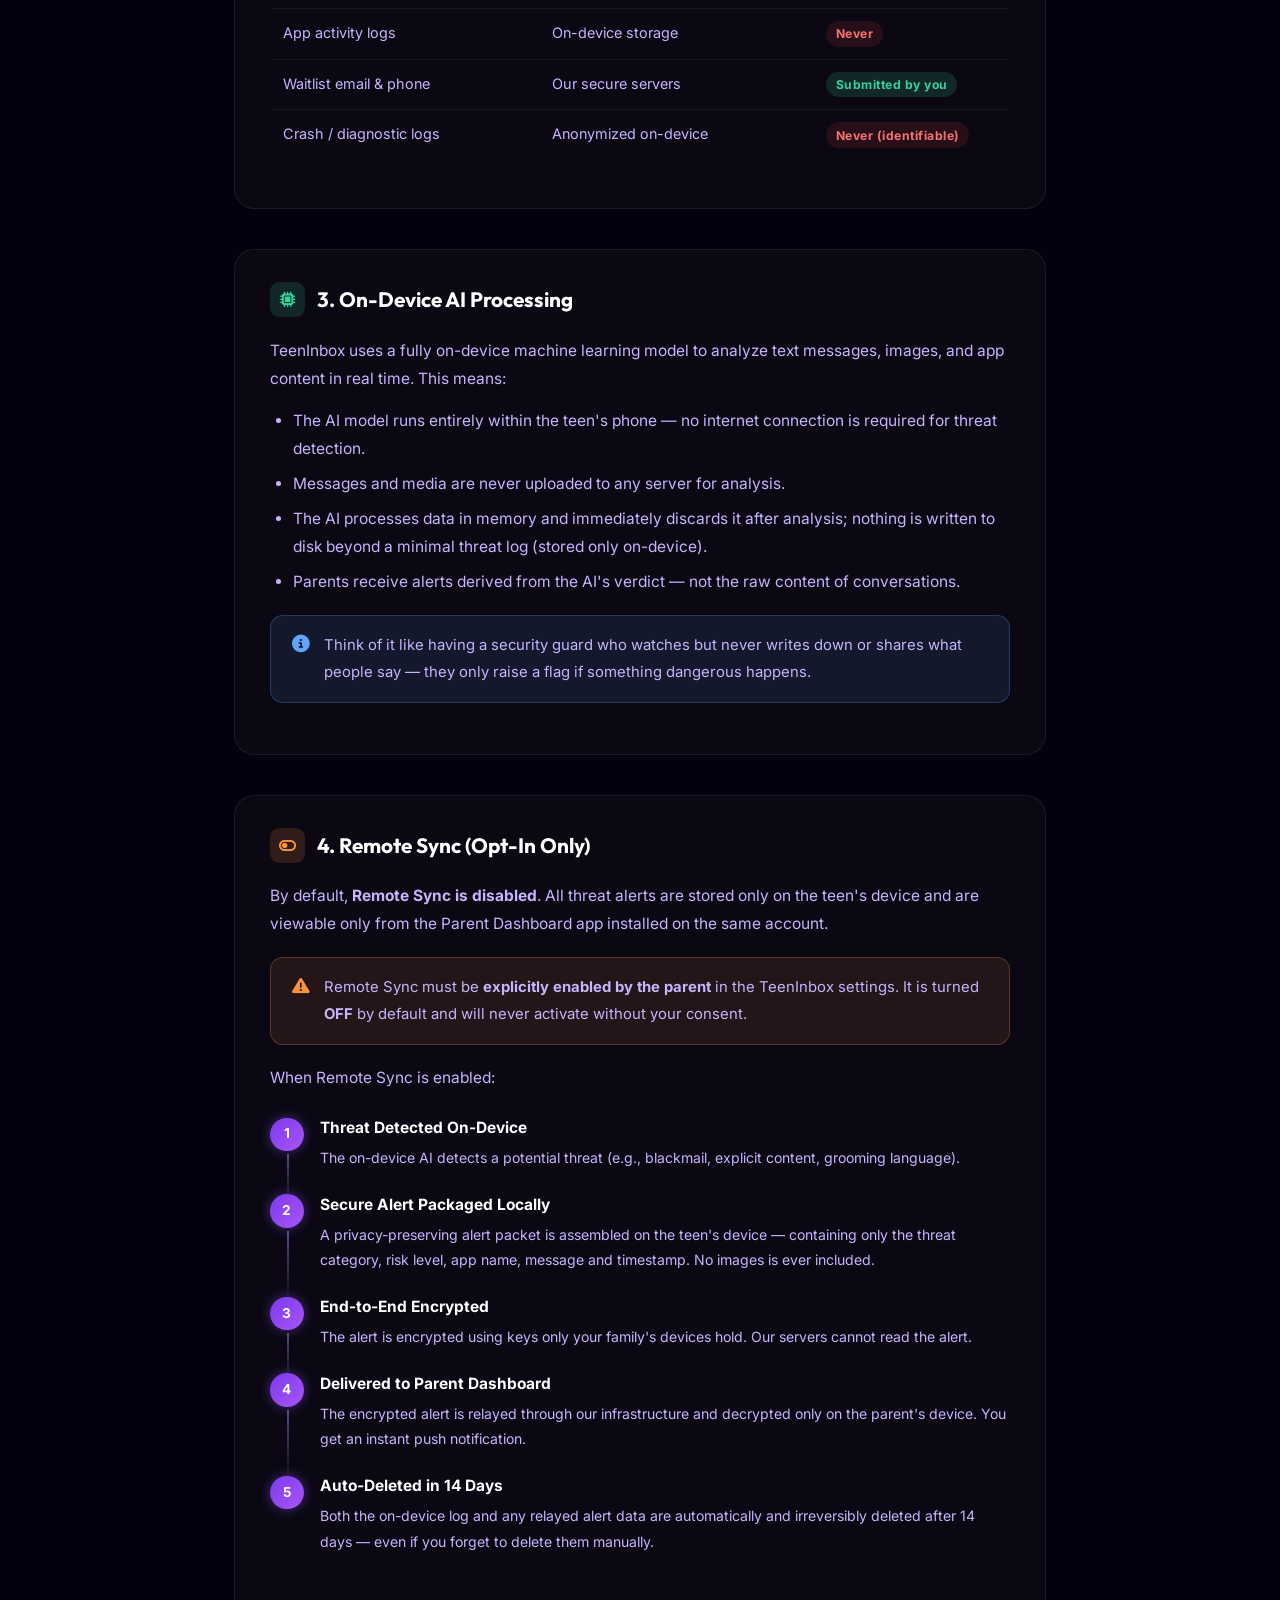
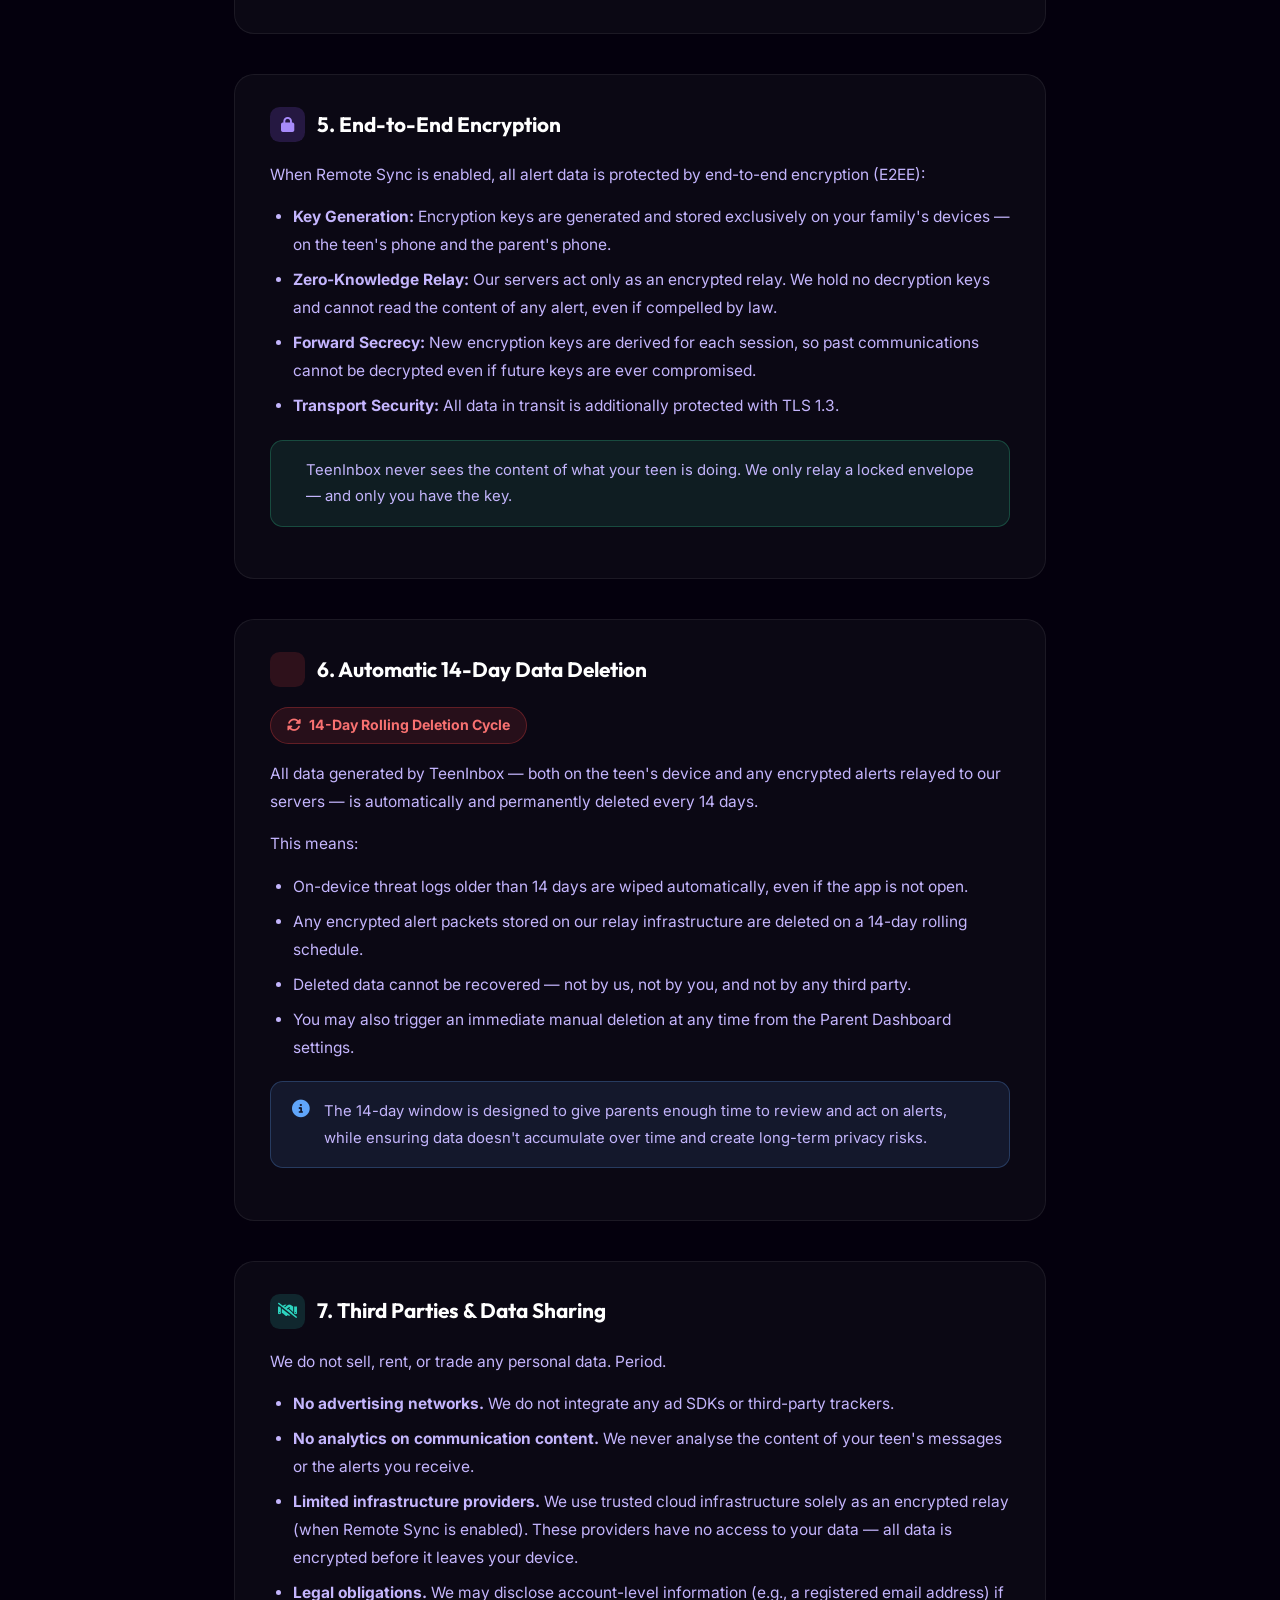
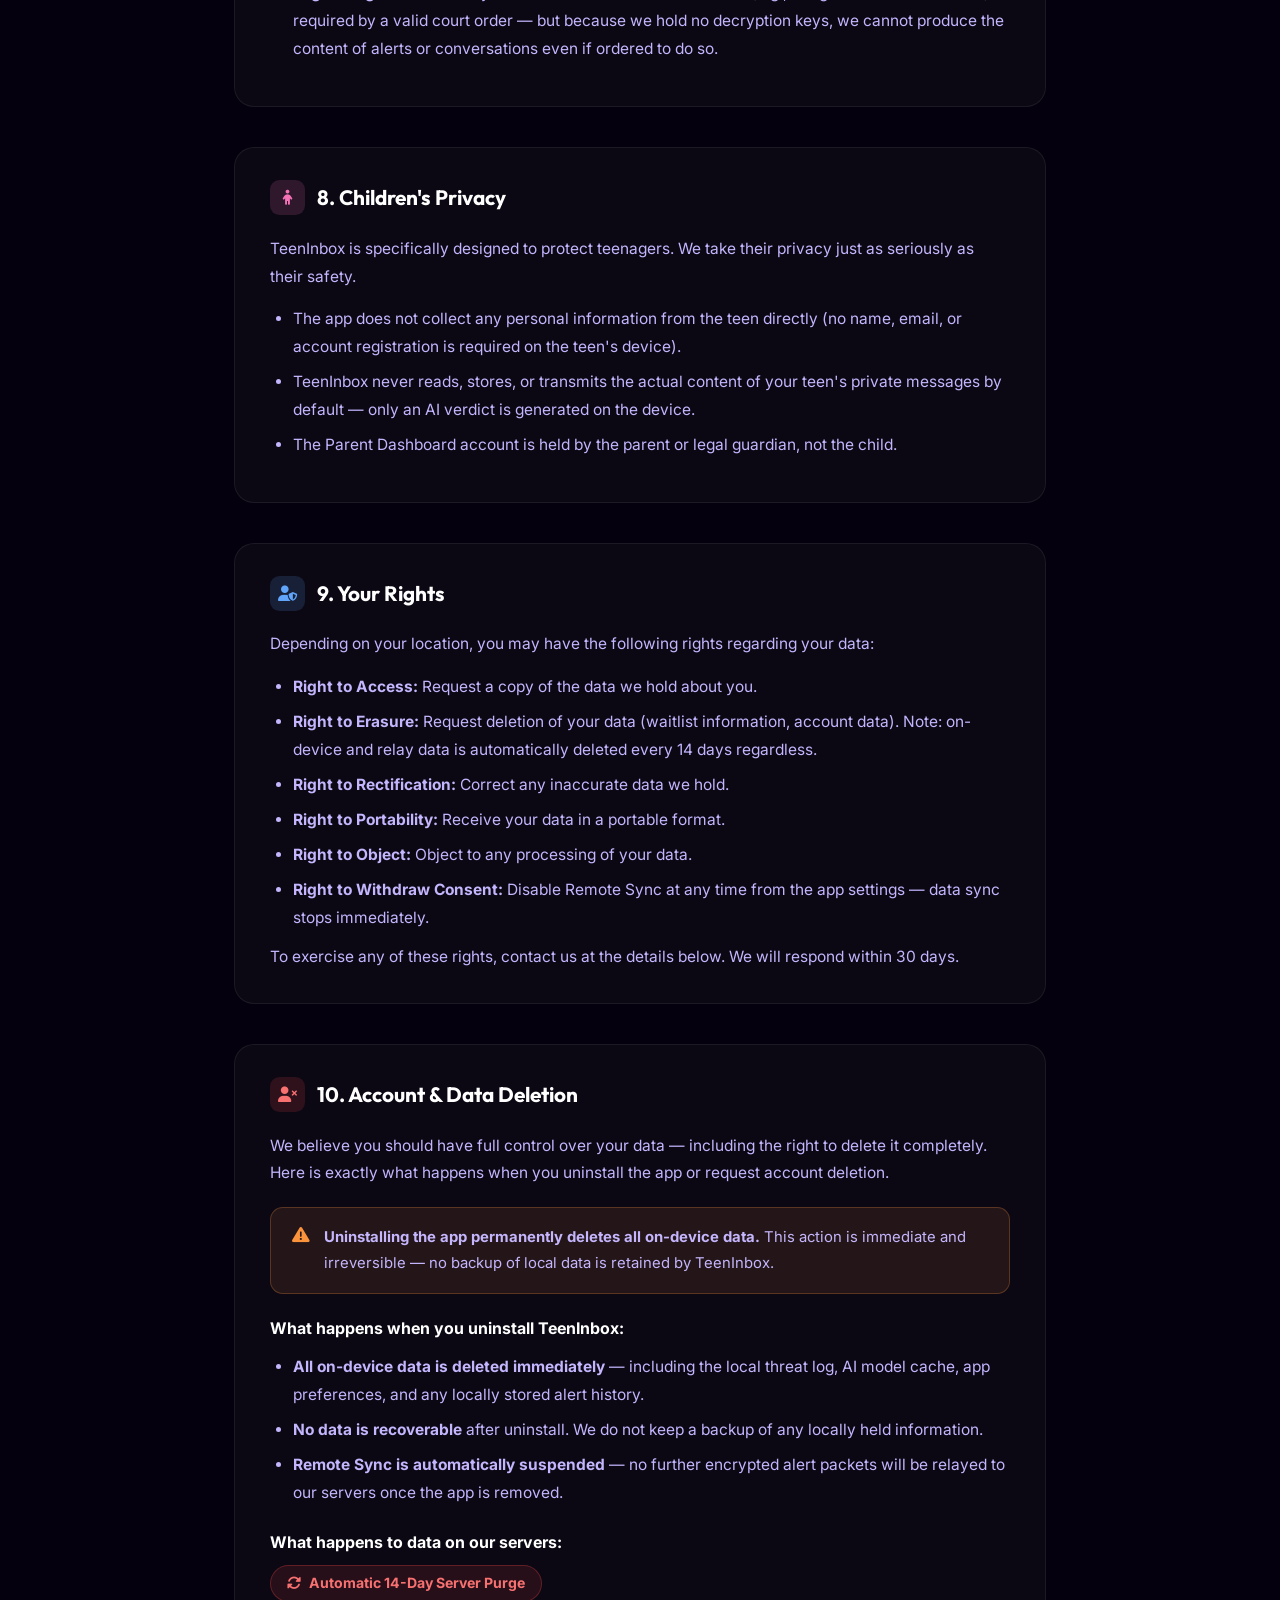
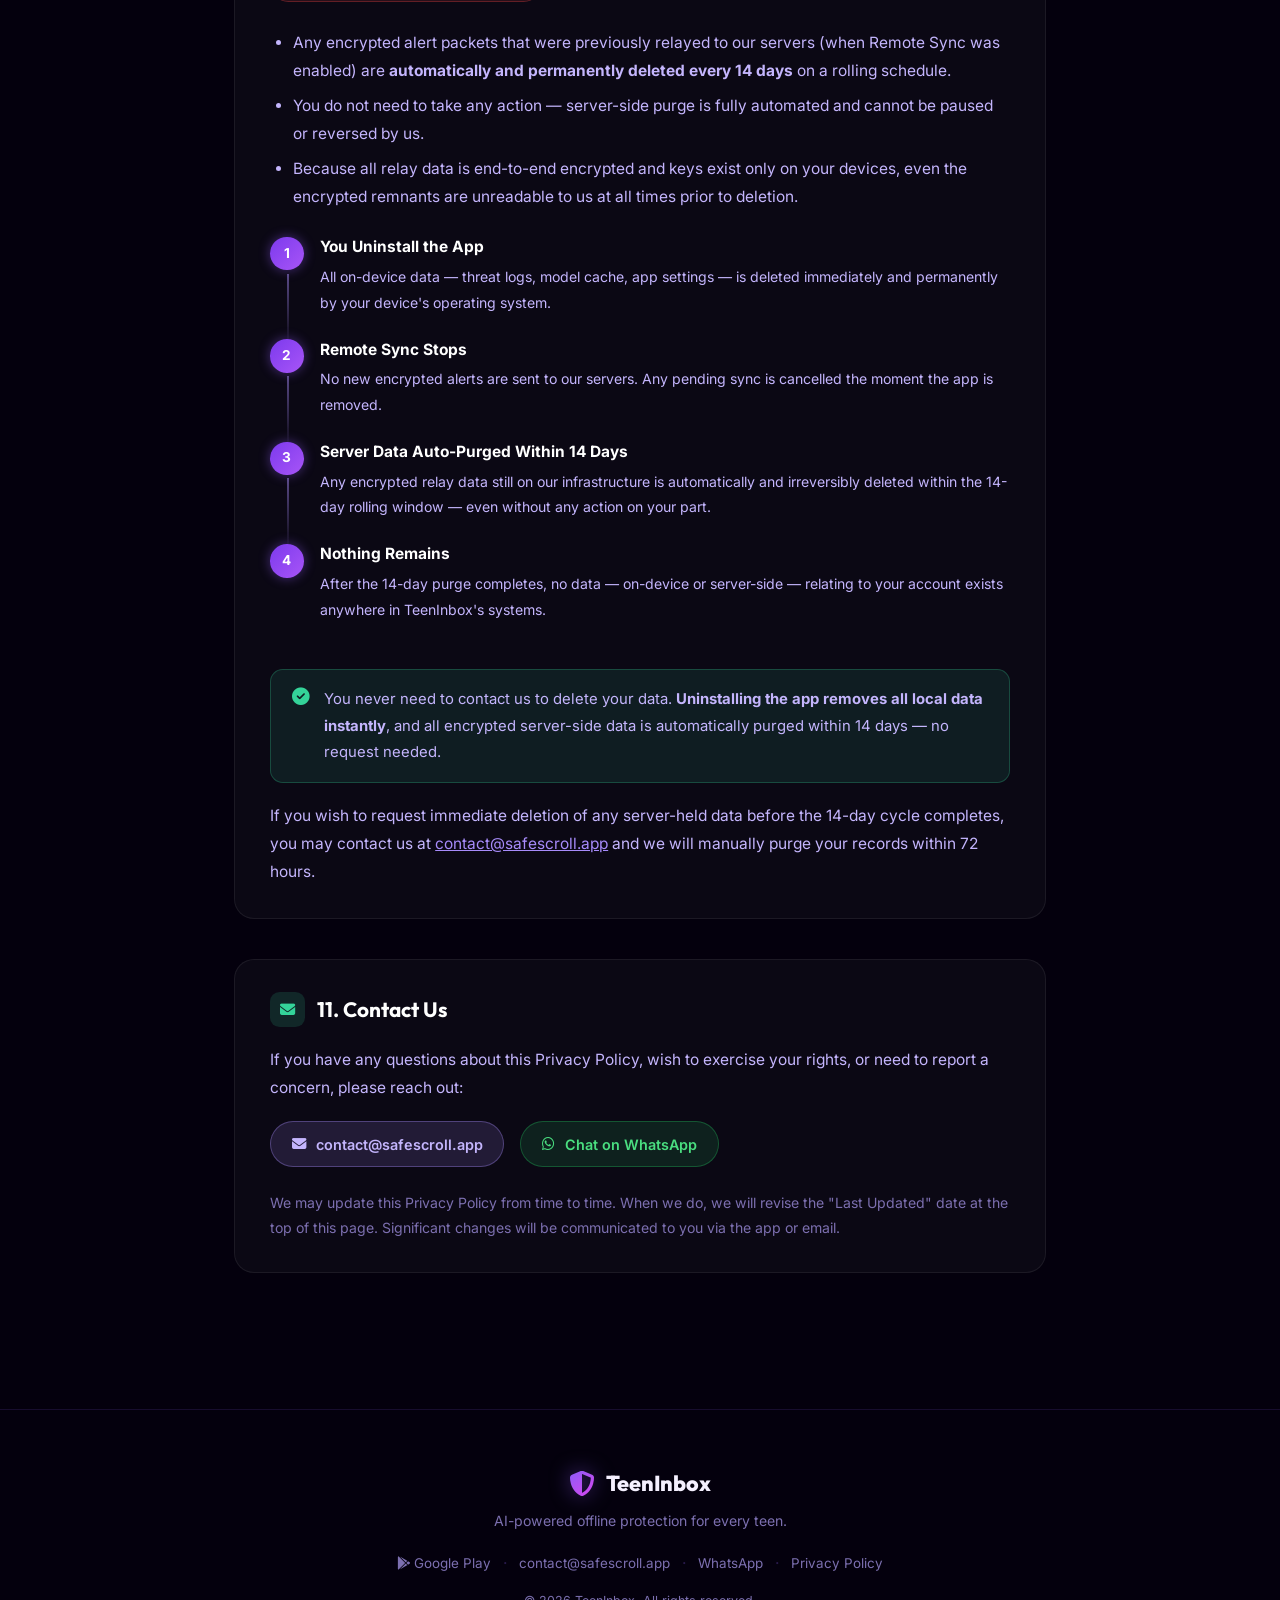
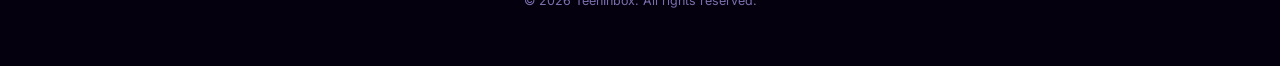
<file: privacy-policy.html>
<!DOCTYPE html>
<html lang="en">

<head>
  <meta charset="UTF-8">
  <meta name="viewport" content="width=device-width, initial-scale=1.0">
  <meta name="theme-color" content="#04000d">

  <!-- Primary SEO — parent privacy concerns -->
  <title>Privacy Policy — TeenInbox | Does Not Share Your Child's Messages. Ever.</title>
  <meta name="description"
    content="TeenInbox never reads or shares your teen's private messages. All AI runs on-device. Data never leaves the phone by default. Remote sync is parent opt-in only, end-to-end encrypted, and all data auto-deletes every 14 days. Read our full privacy policy.">
  <meta name="keywords"
    content="parental control app privacy, does parental monitoring app share data, safe parental control app, teen monitoring app privacy policy, on-device AI parenting app, no data sharing teen safety app, encrypted parental alerts, GDPR parental control, COPPA compliant teen safety app, auto delete teen monitoring data">
  <meta name="robots" content="index, follow">
  <link rel="canonical" href="https://teeninbox.com/privacy-policy.html">

  <!-- Open Graph -->
  <meta property="og:type" content="website">
  <meta property="og:url" content="https://teeninbox.com/privacy-policy.html">
  <meta property="og:title" content="TeenInbox Privacy Policy — Your Child's Messages Stay Private">
  <meta property="og:description"
    content="We never read or share your teen's messages. On-device AI only. No data leaves the phone by default. Remote sync is opt-in &amp; encrypted. Everything auto-deletes every 14 days.">
  <meta property="og:site_name" content="TeenInbox">

  <!-- Twitter Card -->
  <meta name="twitter:card" content="summary">
  <meta name="twitter:title" content="TeenInbox Privacy Policy — Your Child's Data Stays On Their Phone">
  <meta name="twitter:description"
    content="On-device AI. No data sharing by default. Optional encrypted sync. 14-day auto-deletion. Full privacy policy for TeenInbox parental monitoring app.">


  <!-- Favicon -->
  <link rel="icon" type="image/svg+xml" href="favicon.svg">

  <!-- Fonts -->
  <link rel="preconnect" href="https://fonts.googleapis.com">
  <link rel="preconnect" href="https://fonts.gstatic.com" crossorigin>
  <link
    href="https://fonts.googleapis.com/css2?family=Outfit:wght@300;400;500;600;700;800;900&family=Inter:ital,wght@0,300;0,400;0,500;0,600;1,400&display=swap"
    rel="stylesheet">
  <link rel="stylesheet" href="https://cdnjs.cloudflare.com/ajax/libs/font-awesome/6.5.1/css/all.min.css">
  <link rel="stylesheet" href="style.css">

  <style>
    /* ── Privacy page–specific overrides ── */
    :root {
      scroll-behavior: smooth;
    }

    .pp-hero {
      padding: 7rem 1.5rem 4rem;
      text-align: center;
    }

    .pp-hero h1 {
      font-family: 'Outfit', sans-serif;
      font-size: clamp(2rem, 5vw, 3.2rem);
      font-weight: 800;
      background: linear-gradient(135deg, #fff 30%, #a78bfa);
      -webkit-background-clip: text;
      -webkit-text-fill-color: transparent;
      margin: 0.5rem 0 1rem;
    }

    .pp-hero .pp-updated {
      font-size: 0.85rem;
      color: var(--text-3);
      margin-bottom: 0;
    }

    /* ── Layout ── */
    .pp-wrap {
      max-width: 860px;
      margin: 0 auto;
      padding: 0 1.5rem 6rem;
    }

    /* ── TOC card ── */
    .pp-toc {
      background: rgba(255, 255, 255, 0.04);
      border: 1px solid var(--border-1, rgba(255, 255, 255, 0.1));
      border-radius: 1.25rem;
      padding: 1.8rem 2rem;
      margin-bottom: 3rem;
      backdrop-filter: blur(12px);
    }

    .pp-toc h2 {
      font-size: 0.9rem;
      font-weight: 700;
      text-transform: uppercase;
      letter-spacing: 0.1em;
      color: var(--text-3, #888);
      margin: 0 0 1rem;
    }

    .pp-toc ol {
      margin: 0;
      padding-left: 1.2rem;
      display: grid;
      grid-template-columns: 1fr 1fr;
      gap: 0.35rem 1.5rem;
    }

    @media (max-width: 540px) {
      .pp-toc ol {
        grid-template-columns: 1fr;
      }
    }

    .pp-toc li a {
      color: #a78bfa;
      text-decoration: none;
      font-size: 0.9rem;
      transition: color 0.2s;
    }

    .pp-toc li a:hover {
      color: #fff;
    }

    /* ── Privacy badges ── */
    .pp-badges {
      display: flex;
      flex-wrap: wrap;
      gap: 0.75rem;
      margin-bottom: 3.5rem;
    }

    .pp-badge {
      display: flex;
      align-items: center;
      gap: 0.6rem;
      background: rgba(255, 255, 255, 0.05);
      border: 1px solid rgba(255, 255, 255, 0.1);
      border-radius: 50px;
      padding: 0.55rem 1.1rem;
      font-size: 0.85rem;
      font-weight: 600;
      color: var(--text-2, #ccc);
      backdrop-filter: blur(8px);
    }

    .pp-badge i {
      font-size: 1rem;
    }

    .pp-badge.green i {
      color: #34d399;
    }

    .pp-badge.purple i {
      color: #a78bfa;
    }

    .pp-badge.blue i {
      color: #60a5fa;
    }

    .pp-badge.orange i {
      color: #fb923c;
    }

    /* ── Section cards ── */
    .pp-section {
      margin-bottom: 2.5rem;
      background: rgba(255, 255, 255, 0.03);
      border: 1px solid rgba(255, 255, 255, 0.07);
      border-radius: 1.25rem;
      padding: 2rem 2.2rem;
      scroll-margin-top: 100px;
      transition: border-color 0.3s;
    }

    .pp-section:hover {
      border-color: rgba(167, 139, 250, 0.22);
    }

    .pp-section h2 {
      display: flex;
      align-items: center;
      gap: 0.7rem;
      font-family: 'Outfit', sans-serif;
      font-size: 1.3rem;
      font-weight: 700;
      color: #fff;
      margin: 0 0 1.2rem;
    }

    .pp-section h2 .sec-icon {
      width: 2.2rem;
      height: 2.2rem;
      border-radius: 0.6rem;
      display: flex;
      align-items: center;
      justify-content: center;
      font-size: 0.95rem;
      flex-shrink: 0;
    }

    .sec-icon.purple {
      background: rgba(139, 92, 246, 0.2);
      color: #a78bfa;
    }

    .sec-icon.green {
      background: rgba(52, 211, 153, 0.15);
      color: #34d399;
    }

    .sec-icon.blue {
      background: rgba(96, 165, 250, 0.15);
      color: #60a5fa;
    }

    .sec-icon.red {
      background: rgba(239, 68, 68, 0.15);
      color: #f87171;
    }

    .sec-icon.orange {
      background: rgba(251, 146, 60, 0.15);
      color: #fb923c;
    }

    .sec-icon.teal {
      background: rgba(45, 212, 191, 0.15);
      color: #2dd4bf;
    }

    .sec-icon.pink {
      background: rgba(244, 114, 182, 0.15);
      color: #f472b6;
    }

    .pp-section p,
    .pp-section li {
      color: var(--text-2, #c0c0cc);
      font-size: 0.97rem;
      line-height: 1.8;
    }

    .pp-section ul,
    .pp-section ol {
      padding-left: 1.4rem;
      margin: 0.7rem 0;
    }

    .pp-section li {
      margin-bottom: 0.45rem;
    }

    .pp-section p {
      margin: 0 0 0.9rem;
    }

    .pp-section p:last-child {
      margin-bottom: 0;
    }

    /* ── Highlighted callout boxes ── */
    .callout {
      border-radius: 0.8rem;
      padding: 1rem 1.3rem;
      margin: 1.2rem 0;
      display: flex;
      gap: 0.85rem;
      align-items: flex-start;
    }

    .callout i {
      font-size: 1.1rem;
      flex-shrink: 0;
      margin-top: 0.15rem;
    }

    .callout p {
      margin: 0;
      font-size: 0.93rem;
    }

    .callout.info {
      background: rgba(96, 165, 250, 0.1);
      border: 1px solid rgba(96, 165, 250, 0.25);
    }

    .callout.info i {
      color: #60a5fa;
    }

    .callout.success {
      background: rgba(52, 211, 153, 0.1);
      border: 1px solid rgba(52, 211, 153, 0.25);
    }

    .callout.success i {
      color: #34d399;
    }

    .callout.warn {
      background: rgba(251, 146, 60, 0.1);
      border: 1px solid rgba(251, 146, 60, 0.25);
    }

    .callout.warn i {
      color: #fb923c;
    }

    /* ── Flow diagram (opt-in remote sync) ── */
    .flow {
      display: flex;
      flex-direction: column;
      gap: 0;
      margin: 1.5rem 0;
    }

    .flow-step {
      display: flex;
      align-items: flex-start;
      gap: 1rem;
      position: relative;
    }

    .flow-step:not(:last-child)::before {
      content: '';
      position: absolute;
      left: 1.05rem;
      top: 2.4rem;
      bottom: -0.5rem;
      width: 2px;
      background: linear-gradient(to bottom, rgba(167, 139, 250, 0.5), transparent);
    }

    .flow-num {
      width: 2.1rem;
      height: 2.1rem;
      border-radius: 50%;
      background: linear-gradient(135deg, #7c3aed, #a855f7);
      color: #fff;
      font-weight: 700;
      font-size: 0.85rem;
      display: flex;
      align-items: center;
      justify-content: center;
      flex-shrink: 0;
      margin-top: 0.1rem;
      box-shadow: 0 0 12px rgba(139, 92, 246, 0.45);
    }

    .flow-body {
      padding-bottom: 1.4rem;
    }

    .flow-body strong {
      display: block;
      color: #fff;
      font-size: 0.97rem;
      margin-bottom: 0.25rem;
    }

    .flow-body span {
      color: var(--text-2, #bbb);
      font-size: 0.88rem;
      line-height: 1.7;
    }

    /* ── 14-day data cycle pill ── */
    .cycle-pill {
      display: inline-flex;
      align-items: center;
      gap: 0.5rem;
      background: rgba(239, 68, 68, 0.12);
      border: 1px solid rgba(239, 68, 68, 0.3);
      border-radius: 50px;
      padding: 0.4rem 1rem;
      font-size: 0.88rem;
      font-weight: 700;
      color: #f87171;
      margin-bottom: 1rem;
    }

    /* ── Table ── */
    .pp-table {
      width: 100%;
      border-collapse: collapse;
      font-size: 0.9rem;
      margin: 1rem 0;
    }

    .pp-table th {
      text-align: left;
      color: var(--text-3, #888);
      font-size: 0.78rem;
      font-weight: 700;
      text-transform: uppercase;
      letter-spacing: 0.07em;
      padding: 0.6rem 0.8rem;
      border-bottom: 1px solid rgba(255, 255, 255, 0.08);
    }

    .pp-table td {
      padding: 0.75rem 0.8rem;
      color: var(--text-2, #ccc);
      border-bottom: 1px solid rgba(255, 255, 255, 0.05);
      vertical-align: top;
    }

    .pp-table tr:last-child td {
      border-bottom: none;
    }

    .tag {
      display: inline-block;
      padding: 0.2rem 0.6rem;
      border-radius: 50px;
      font-size: 0.76rem;
      font-weight: 700;
      letter-spacing: 0.04em;
    }

    .tag.on-device {
      background: rgba(52, 211, 153, 0.15);
      color: #34d399;
    }

    .tag.opt-in {
      background: rgba(251, 146, 60, 0.15);
      color: #fb923c;
    }

    .tag.never {
      background: rgba(239, 68, 68, 0.12);
      color: #f87171;
    }

    /* ── Contact card ── */
    .contact-card {
      display: flex;
      flex-wrap: wrap;
      gap: 1rem;
      margin-top: 1.2rem;
    }

    .contact-link {
      display: inline-flex;
      align-items: center;
      gap: 0.6rem;
      padding: 0.65rem 1.3rem;
      border-radius: 50px;
      font-size: 0.9rem;
      font-weight: 600;
      text-decoration: none;
      transition: transform 0.2s, box-shadow 0.2s;
    }

    .contact-link:hover {
      transform: translateY(-2px);
    }

    .contact-link.email {
      background: rgba(167, 139, 250, 0.15);
      border: 1px solid rgba(167, 139, 250, 0.35);
      color: #c4b5fd;
    }

    .contact-link.email:hover {
      box-shadow: 0 4px 20px rgba(139, 92, 246, 0.3);
    }

    .contact-link.whatsapp {
      background: rgba(37, 211, 102, 0.12);
      border: 1px solid rgba(37, 211, 102, 0.3);
      color: #4ade80;
    }

    .contact-link.whatsapp:hover {
      box-shadow: 0 4px 20px rgba(37, 211, 102, 0.25);
    }
  </style>
</head>

<body>
  <!-- Cinematic Background -->
  <div id="bg-canvas">
    <div class="aurora aurora-1"></div>
    <div class="aurora aurora-2"></div>
    <div class="aurora aurora-3"></div>
    <div class="noise"></div>
    <div class="grid-overlay"></div>
  </div>

  <!-- NAV -->
  <nav id="navbar">
    <div class="nav-inner">
      <a href="index.html" class="nav-logo" style="text-decoration:none;">
        <i class="fa-solid fa-shield-halved nav-logo-icon"></i>
        <span>TeenInbox</span>
      </a>
      <div class="nav-actions">
        <a href="index.html" class="nav-link-text">Home</a>
        <a href="index.html#download" class="nav-ios-cta">
          <i class="fa-brands fa-apple"></i> <span>iOS Waitlist</span>
        </a>
        <a href="https://play.google.com/store/apps/details?id=com.teeninbox.chat.message.monitor&pcampaignid=web_share" target="_blank" rel="noopener noreferrer" class="nav-cta">
          <i class="fa-brands fa-google-play"></i> Get the App
        </a>
      </div>
    </div>
  </nav>

  <!-- HERO -->
  <div class="pp-hero">
    <div class="section-eyebrow" style="justify-content:center; margin-bottom:1rem;">
      <span class="badge-dot purple"></span>
      <span>Your Privacy, By Design</span>
    </div>
    <h1>Privacy Policy</h1>
    <p class="pp-updated">Effective Date: July 2026 &nbsp;·&nbsp; Last Updated: July 2026</p>
  </div>

  <!-- CONTENT -->
  <div class="pp-wrap">

    <!-- Privacy badges -->
    <div class="pp-badges">
      <div class="pp-badge green"><i class="fa-solid fa-microchip"></i> On-Device AI</div>
      <div class="pp-badge purple"><i class="fa-solid fa-lock"></i> End-to-End Encrypted</div>
      <div class="pp-badge blue"><i class="fa-solid fa-toggle-off"></i> Remote Sync is Opt-In</div>
      <div class="pp-badge orange"><i class="fa-solid fa-trash-clock"></i> Auto-Deleted Every 14 Days</div>
    </div>

    <!-- TOC -->
    <nav class="pp-toc" aria-label="Table of Contents">
      <h2>Contents</h2>
      <ol>
        <li><a href="#overview">Overview</a></li>
        <li><a href="#what-we-collect">What Data We Process</a></li>
        <li><a href="#on-device">On-Device AI Processing</a></li>
        <li><a href="#remote-sync">Remote Sync (Opt-In Only)</a></li>
        <li><a href="#encryption">End-to-End Encryption</a></li>
        <li><a href="#data-deletion">14-Day Auto-Deletion</a></li>
        <li><a href="#third-parties">Third Parties</a></li>
        <li><a href="#children">Children's Privacy</a></li>
        <li><a href="#rights">Your Rights</a></li>
        <li><a href="#account-deletion">Account &amp; Data Deletion</a></li>
        <li><a href="#contact">Contact Us</a></li>
      </ol>
    </nav>

    <!-- 1. Overview -->
    <section class="pp-section" id="overview">
      <h2>
        <span class="sec-icon purple"><i class="fa-solid fa-shield-halved"></i></span>
        1. Overview
      </h2>
      <p>TeenInbox ("we", "our", "us") is an AI-powered teen safety application. Our mission is to help parents protect
        their children from online threats — without compromising anyone's privacy. This Privacy Policy explains exactly
        how our app handles data, what stays on the device, and what (if anything) is ever transmitted.</p>
      <div class="callout success">
        <i class="fa-solid fa-circle-check"></i>
        <p><strong>Privacy-first by design.</strong> All AI inference runs locally on your teen's phone. By default,
          <em>no personal data — including messages, images, or threat reports — ever leaves the device.</em>
        </p>
      </div>
      <p>This policy applies to the TeenInbox mobile application available on <a
          href="https://play.google.com/store/apps/details?id=com.teeninbox.chat.message.monitor&pcampaignid=web_share" target="_blank" rel="noopener noreferrer" style="color:#a78bfa;">Google Play</a> for Android (and upcoming iOS version), and to our website at <a
          href="https://teeninbox.com" rel="noopener noreferrer" style="color:#a78bfa;">teeninbox.com</a>.</p>
    </section>

    <!-- 2. What data -->
    <section class="pp-section" id="what-we-collect">
      <h2>
        <span class="sec-icon blue"><i class="fa-solid fa-database"></i></span>
        2. What Data We Process
      </h2>
      <p>The table below outlines every category of data the app may encounter, and where it is processed:</p>

      <table class="pp-table" aria-label="Data processing summary">
        <thead>
          <tr>
            <th>Data Type</th>
            <th>Where Processed</th>
            <th>Transmitted?</th>
          </tr>
        </thead>
        <tbody>
          <tr>
            <td>Chat messages &amp; text content</td>
            <td>On-device AI only</td>
            <td><span class="tag never">Never (default)</span></td>
          </tr>
          <tr>
            <td>Images &amp; media</td>
            <td>On-device AI only</td>
            <td><span class="tag never">Never (default)</span></td>
          </tr>
          <tr>
            <td>Threat alerts (metadata only)</td>
            <td>On-device; optional cloud relay</td>
            <td><span class="tag opt-in">Opt-in &amp; encrypted</span></td>
          </tr>
          <tr>
            <td>App activity logs</td>
            <td>On-device storage</td>
            <td><span class="tag never">Never</span></td>
          </tr>
          <tr>
            <td>Waitlist email &amp; phone</td>
            <td>Our secure servers</td>
            <td><span class="tag on-device">Submitted by you</span></td>
          </tr>
          <tr>
            <td>Crash / diagnostic logs</td>
            <td>Anonymized on-device</td>
            <td><span class="tag never">Never (identifiable)</span></td>
          </tr>
        </tbody>
      </table>
    </section>

    <!-- 3. On-Device AI -->
    <section class="pp-section" id="on-device">
      <h2>
        <span class="sec-icon green"><i class="fa-solid fa-microchip"></i></span>
        3. On-Device AI Processing
      </h2>
      <p>TeenInbox uses a fully on-device machine learning model to analyze text messages, images, and app content in
        real time. This means:</p>
      <ul>
        <li>The AI model runs entirely within the teen's phone — no internet connection is required for threat
          detection.</li>
        <li>Messages and media are never uploaded to any server for analysis.</li>
        <li>The AI processes data in memory and immediately discards it after analysis; nothing is written to disk
          beyond a minimal threat log (stored only on-device).</li>
        <li>Parents receive alerts derived from the AI's verdict — not the raw content of conversations.</li>
      </ul>
      <div class="callout info">
        <i class="fa-solid fa-circle-info"></i>
        <p>Think of it like having a security guard who watches but never writes down or shares what people say — they
          only raise a flag if something dangerous happens.</p>
      </div>
    </section>

    <!-- 4. Remote Sync -->
    <section class="pp-section" id="remote-sync">
      <h2>
        <span class="sec-icon orange"><i class="fa-solid fa-toggle-off"></i></span>
        4. Remote Sync (Opt-In Only)
      </h2>
      <p>By default, <strong>Remote Sync is disabled</strong>. All threat alerts are stored only on the teen's device
        and are viewable only from the Parent Dashboard app installed on the same account.</p>

      <div class="callout warn">
        <i class="fa-solid fa-triangle-exclamation"></i>
        <p>Remote Sync must be <strong>explicitly enabled by the parent</strong> in the TeenInbox settings. It is turned
          <strong>OFF</strong> by default and will never activate without your consent.
        </p>
      </div>

      <p>When Remote Sync is enabled:</p>
      <div class="flow">
        <div class="flow-step">
          <div class="flow-num">1</div>
          <div class="flow-body">
            <strong>Threat Detected On-Device</strong>
            <span>The on-device AI detects a potential threat (e.g., blackmail, explicit content, grooming
              language).</span>
          </div>
        </div>
        <div class="flow-step">
          <div class="flow-num">2</div>
          <div class="flow-body">
            <strong>Secure Alert Packaged Locally</strong>
            <span>A privacy-preserving alert packet is assembled on the teen's device — containing only the threat
              category, risk level, app name, message and timestamp. No images is ever included.</span>
          </div>
        </div>
        <div class="flow-step">
          <div class="flow-num">3</div>
          <div class="flow-body">
            <strong>End-to-End Encrypted</strong>
            <span>The alert is encrypted using keys only your family's devices hold. Our servers cannot read the
              alert.</span>
          </div>
        </div>
        <div class="flow-step">
          <div class="flow-num">4</div>
          <div class="flow-body">
            <strong>Delivered to Parent Dashboard</strong>
            <span>The encrypted alert is relayed through our infrastructure and decrypted only on the parent's device.
              You get an instant push notification.</span>
          </div>
        </div>
        <div class="flow-step">
          <div class="flow-num">5</div>
          <div class="flow-body">
            <strong>Auto-Deleted in 14 Days</strong>
            <span>Both the on-device log and any relayed alert data are automatically and irreversibly deleted after 14
              days — even if you forget to delete them manually.</span>
          </div>
        </div>
      </div>
    </section>

    <!-- 5. Encryption -->
    <section class="pp-section" id="encryption">
      <h2>
        <span class="sec-icon purple"><i class="fa-solid fa-lock"></i></span>
        5. End-to-End Encryption
      </h2>
      <p>When Remote Sync is enabled, all alert data is protected by end-to-end encryption (E2EE):</p>
      <ul>
        <li><strong>Key Generation:</strong> Encryption keys are generated and stored exclusively on your family's
          devices — on the teen's phone and the parent's phone.</li>
        <li><strong>Zero-Knowledge Relay:</strong> Our servers act only as an encrypted relay. We hold no decryption
          keys and cannot read the content of any alert, even if compelled by law.</li>
        <li><strong>Forward Secrecy:</strong> New encryption keys are derived for each session, so past communications
          cannot be decrypted even if future keys are ever compromised.</li>
        <li><strong>Transport Security:</strong> All data in transit is additionally protected with TLS 1.3.</li>
      </ul>
      <div class="callout success">
        <i class="fa-solid fa-shield-check"></i>
        <p>TeenInbox never sees the content of what your teen is doing. We only relay a locked envelope — and only you
          have the key.</p>
      </div>
    </section>

    <!-- 6. 14-day deletion -->
    <section class="pp-section" id="data-deletion">
      <h2>
        <span class="sec-icon red"><i class="fa-solid fa-trash-clock"></i></span>
        6. Automatic 14-Day Data Deletion
      </h2>
      <div class="cycle-pill">
        <i class="fa-solid fa-rotate"></i> 14-Day Rolling Deletion Cycle
      </div>
      <p>All data generated by TeenInbox — both on the teen's device and any encrypted alerts relayed to our servers —
        is automatically and permanently deleted every 14 days.</p>
      <p>This means:</p>
      <ul>
        <li>On-device threat logs older than 14 days are wiped automatically, even if the app is not open.</li>
        <li>Any encrypted alert packets stored on our relay infrastructure are deleted on a 14-day rolling schedule.
        </li>
        <li>Deleted data cannot be recovered — not by us, not by you, and not by any third party.</li>
        <li>You may also trigger an immediate manual deletion at any time from the Parent Dashboard settings.</li>
      </ul>
      <div class="callout info">
        <i class="fa-solid fa-circle-info"></i>
        <p>The 14-day window is designed to give parents enough time to review and act on alerts, while ensuring data
          doesn't accumulate over time and create long-term privacy risks.</p>
      </div>
    </section>

    <!-- 7. Third Parties -->
    <section class="pp-section" id="third-parties">
      <h2>
        <span class="sec-icon teal"><i class="fa-solid fa-handshake-slash"></i></span>
        7. Third Parties & Data Sharing
      </h2>
      <p>We do not sell, rent, or trade any personal data. Period.</p>
      <ul>
        <li><strong>No advertising networks.</strong> We do not integrate any ad SDKs or third-party trackers.</li>
        <li><strong>No analytics on communication content.</strong> We never analyse the content of your teen's messages
          or the alerts you receive.</li>
        <li><strong>Limited infrastructure providers.</strong> We use trusted cloud infrastructure solely as an
          encrypted relay (when Remote Sync is enabled). These providers have no access to your data — all data is
          encrypted before it leaves your device.</li>
        <li><strong>Legal obligations.</strong> We may disclose account-level information (e.g., a registered email
          address) if required by a valid court order — but because we hold no decryption keys, we cannot produce the
          content of alerts or conversations even if ordered to do so.</li>
      </ul>
    </section>

    <!-- 8. Children -->
    <section class="pp-section" id="children">
      <h2>
        <span class="sec-icon pink"><i class="fa-solid fa-child"></i></span>
        8. Children's Privacy
      </h2>
      <p>TeenInbox is specifically designed to protect teenagers. We take their privacy just as seriously as their
        safety.</p>
      <ul>
        <li>The app does not collect any personal information from the teen directly (no name, email, or account
          registration is required on the teen's device).</li>
        <li>TeenInbox never reads, stores, or transmits the actual content of your teen's private messages by default —
          only an AI verdict is generated on the device.</li>
        <li>The Parent Dashboard account is held by the parent or legal guardian, not the child.</li>
      </ul>
    </section>

    <!-- 9. Rights -->
    <section class="pp-section" id="rights">
      <h2>
        <span class="sec-icon blue"><i class="fa-solid fa-user-shield"></i></span>
        9. Your Rights
      </h2>
      <p>Depending on your location, you may have the following rights regarding your data:</p>
      <ul>
        <li><strong>Right to Access:</strong> Request a copy of the data we hold about you.</li>
        <li><strong>Right to Erasure:</strong> Request deletion of your data (waitlist information, account data). Note:
          on-device and relay data is automatically deleted every 14 days regardless.</li>
        <li><strong>Right to Rectification:</strong> Correct any inaccurate data we hold.</li>
        <li><strong>Right to Portability:</strong> Receive your data in a portable format.</li>
        <li><strong>Right to Object:</strong> Object to any processing of your data.</li>
        <li><strong>Right to Withdraw Consent:</strong> Disable Remote Sync at any time from the app settings — data
          sync stops immediately.</li>
      </ul>
      <p>To exercise any of these rights, contact us at the details below. We will respond within 30 days.</p>
    </section>

    <!-- 10. Account Deletion -->
    <section class="pp-section" id="account-deletion">
      <h2>
        <span class="sec-icon red"><i class="fa-solid fa-user-xmark"></i></span>
        10. Account &amp; Data Deletion
      </h2>
      <p>We believe you should have full control over your data — including the right to delete it completely. Here is
        exactly what happens when you uninstall the app or request account deletion.</p>

      <div class="callout warn">
        <i class="fa-solid fa-triangle-exclamation"></i>
        <p><strong>Uninstalling the app permanently deletes all on-device data.</strong> This action is immediate and
          irreversible — no backup of local data is retained by TeenInbox.</p>
      </div>

      <h3 style="color:#fff; font-size:1rem; font-weight:700; margin:1.4rem 0 0.6rem;">What happens when you uninstall
        TeenInbox:</h3>
      <ul>
        <li><strong>All on-device data is deleted immediately</strong> — including the local threat log, AI model cache,
          app preferences, and any locally stored alert history.</li>
        <li><strong>No data is recoverable</strong> after uninstall. We do not keep a backup of any locally held
          information.</li>
        <li><strong>Remote Sync is automatically suspended</strong> — no further encrypted alert packets will be relayed
          to our servers once the app is removed.</li>
      </ul>

      <h3 style="color:#fff; font-size:1rem; font-weight:700; margin:1.4rem 0 0.6rem;">What happens to data on our
        servers:</h3>
      <div class="cycle-pill"><i class="fa-solid fa-rotate"></i> Automatic 14-Day Server Purge</div>
      <ul>
        <li>Any encrypted alert packets that were previously relayed to our servers (when Remote Sync was enabled) are
          <strong>automatically and permanently deleted every 14 days</strong> on a rolling schedule.
        </li>
        <li>You do not need to take any action — server-side purge is fully automated and cannot be paused or reversed
          by us.</li>
        <li>Because all relay data is end-to-end encrypted and keys exist only on your devices, even the encrypted
          remnants are unreadable to us at all times prior to deletion.</li>
      </ul>

      <div class="flow" style="margin-top:1.5rem;">
        <div class="flow-step">
          <div class="flow-num">1</div>
          <div class="flow-body">
            <strong>You Uninstall the App</strong>
            <span>All on-device data — threat logs, model cache, app settings — is deleted immediately and permanently
              by your device's operating system.</span>
          </div>
        </div>
        <div class="flow-step">
          <div class="flow-num">2</div>
          <div class="flow-body">
            <strong>Remote Sync Stops</strong>
            <span>No new encrypted alerts are sent to our servers. Any pending sync is cancelled the moment the app is
              removed.</span>
          </div>
        </div>
        <div class="flow-step">
          <div class="flow-num">3</div>
          <div class="flow-body">
            <strong>Server Data Auto-Purged Within 14 Days</strong>
            <span>Any encrypted relay data still on our infrastructure is automatically and irreversibly deleted within
              the 14-day rolling window — even without any action on your part.</span>
          </div>
        </div>
        <div class="flow-step">
          <div class="flow-num">4</div>
          <div class="flow-body">
            <strong>Nothing Remains</strong>
            <span>After the 14-day purge completes, no data — on-device or server-side — relating to your account exists
              anywhere in TeenInbox's systems.</span>
          </div>
        </div>
      </div>

      <div class="callout success">
        <i class="fa-solid fa-circle-check"></i>
        <p>You never need to contact us to delete your data. <strong>Uninstalling the app removes all local data
            instantly</strong>, and all encrypted server-side data is automatically purged within 14 days — no request
          needed.</p>
      </div>

      <p>If you wish to request immediate deletion of any server-held data before the 14-day cycle completes, you may
        contact us at <a href="mailto:contact@safescroll.app" style="color:#a78bfa;">contact@safescroll.app</a> and we
        will manually purge your records within 72 hours.</p>
    </section>

    <!-- 11. Contact -->
    <section class="pp-section" id="contact">
      <h2>
        <span class="sec-icon green"><i class="fa-solid fa-envelope"></i></span>
        11. Contact Us
      </h2>
      <p>If you have any questions about this Privacy Policy, wish to exercise your rights, or need to report a concern,
        please reach out:</p>
      <div class="contact-card">
        <a href="mailto:contact@safescroll.app" class="contact-link email">
          <i class="fa-solid fa-envelope"></i> contact@safescroll.app
        </a>
        <a href="https://wa.me/9363717887" target="_blank" class="contact-link whatsapp">
          <i class="fa-brands fa-whatsapp"></i> Chat on WhatsApp
        </a>
      </div>
      <p style="margin-top:1.4rem; font-size:0.88rem; color:var(--text-3);">
        We may update this Privacy Policy from time to time. When we do, we will revise the "Last Updated" date at the
        top of this page. Significant changes will be communicated to you via the app or email.
      </p>
    </section>

  </div><!-- /pp-wrap -->

  <!-- FOOTER -->
  <footer id="footer">
    <div class="footer-inner">
      <div class="nav-logo" style="justify-content:center;">
        <i class="fa-solid fa-shield-halved nav-logo-icon"></i>
        <span>TeenInbox</span>
      </div>
      <p class="footer-tagline">AI-powered offline protection for every teen.</p>
      <div class="footer-links">
        <a href="https://play.google.com/store/apps/details?id=com.teeninbox.chat.message.monitor&pcampaignid=web_share" target="_blank" rel="noopener noreferrer"><i class="fa-brands fa-google-play"></i> Google Play</a>
        <span>·</span>
        <a href="mailto:contact@safescroll.app">contact@safescroll.app</a>
        <span>·</span>
        <a href="https://wa.me/9363717887" target="_blank" rel="noopener noreferrer">WhatsApp</a>
        <span>·</span>
        <a href="privacy-policy.html" aria-current="page">Privacy Policy</a>
      </div>
      <p class="footer-copy">&copy; <span id="footer-year"></span> TeenInbox. All rights reserved.</p>
    </div>
  </footer>

  <script src="script.js"></script>
  <script>document.getElementById('footer-year').textContent = new Date().getFullYear();</script>
</body>

</html>
</file>
<file: style.css>
/* ============================================================
   CSS RESET & DESIGN TOKENS
============================================================ */
*, *::before, *::after { box-sizing: border-box; margin: 0; padding: 0; }

:root {
    /* Core palette — richer, deeper */
    --bg:         #04000d;
    --bg-2:       #07001a;
    --bg-3:       #0c0025;

    /* Surfaces — more contrast */
    --surface:    rgba(139,92,246,0.05);
    --surface-2:  rgba(139,92,246,0.10);
    --surface-3:  rgba(139,92,246,0.16);

    /* Borders */
    --border:     rgba(139,92,246,0.14);
    --border-2:   rgba(139,92,246,0.28);
    --border-3:   rgba(139,92,246,0.45);

    /* Brand */
    --indigo:     #5c35e8;
    --purple:     #8b5cf6;
    --violet:     #a78bfa;
    --fuchsia:    #d946ef;
    --pink:       #ec4899;

    /* Status */
    --red:        #f43f5e;
    --green:      #10b981;
    --amber:      #f59e0b;

    /* Text */
    --text:       #f5f0ff;
    --text-2:     #c4b5fd;
    --text-3:     #7c6fb0;
    --text-4:     #4c4175;

    /* Radii */
    --radius-xs:  8px;
    --radius-sm:  12px;
    --radius:     20px;
    --radius-lg:  28px;
    --radius-xl:  40px;
    --radius-2xl: 56px;

    /* Easing */
    --ease:       cubic-bezier(0.4, 0, 0.2, 1);
    --ease-spring:cubic-bezier(0.34, 1.56, 0.64, 1);
    --transition: 0.35s var(--ease);

    /* Shadows */
    --shadow-sm:  0 2px 12px rgba(0,0,0,0.4);
    --shadow-md:  0 8px 32px rgba(0,0,0,0.5);
    --shadow-lg:  0 24px 64px rgba(0,0,0,0.6);
    --glow-purple:0 0 40px rgba(139,92,246,0.25);
    --glow-fuchsia:0 0 40px rgba(217,70,239,0.2);
}

html { scroll-behavior: smooth; }

body {
    background: var(--bg);
    color: var(--text);
    font-family: 'Inter', sans-serif;
    overflow-x: hidden;
    -webkit-font-smoothing: antialiased;
    -moz-osx-font-smoothing: grayscale;
    line-height: 1.6;
}

/* ============================================================
   CINEMATIC BACKGROUND
============================================================ */
#bg-canvas {
    position: fixed; inset: 0; z-index: 0;
    pointer-events: none; overflow: hidden;
}

.aurora {
    position: absolute; border-radius: 50%;
    filter: blur(130px);
    animation: auroraDrift 24s ease-in-out infinite alternate;
    will-change: transform;
}
.aurora-1 {
    width: 1100px; height: 1100px;
    background: radial-gradient(ellipse, rgba(92,53,232,0.20) 0%, transparent 65%);
    top: -320px; left: -260px;
}
.aurora-2 {
    width: 800px; height: 800px;
    background: radial-gradient(ellipse, rgba(217,70,239,0.13) 0%, transparent 65%);
    top: 25%; right: -200px;
    animation-delay: -9s; animation-duration: 28s;
}
.aurora-3 {
    width: 700px; height: 700px;
    background: radial-gradient(ellipse, rgba(139,92,246,0.10) 0%, transparent 65%);
    bottom: -120px; left: 25%;
    animation-delay: -5s; animation-duration: 20s;
}
@keyframes auroraDrift {
    0%   { transform: translate(0, 0) scale(1); }
    100% { transform: translate(70px, 90px) scale(1.12); }
}

.noise {
    position: absolute; inset: 0; opacity: 0.02;
    background-image: url("data:image/svg+xml,%3Csvg viewBox='0 0 256 256' xmlns='http://www.w3.org/2000/svg'%3E%3Cfilter id='noise'%3E%3CfeTurbulence type='fractalNoise' baseFrequency='0.9' numOctaves='4' stitchTiles='stitch'/%3E%3C/filter%3E%3Crect width='100%25' height='100%25' filter='url(%23noise)' opacity='1'/%3E%3C/svg%3E");
    background-size: 200px 200px;
}

/* Grid overlay — premium subtle detail */
.grid-overlay {
    position: absolute; inset: 0; opacity: 0.018;
    background-image:
        linear-gradient(rgba(139,92,246,1) 1px, transparent 1px),
        linear-gradient(90deg, rgba(139,92,246,1) 1px, transparent 1px);
    background-size: 60px 60px;
}

/* ============================================================
   NAV
============================================================ */
#navbar {
    position: fixed; top: 0; left: 0; right: 0; z-index: 1000;
    padding: 0 2rem;
    background: rgba(4,0,13,0.75);
    backdrop-filter: blur(32px) saturate(180%);
    -webkit-backdrop-filter: blur(32px) saturate(180%);
    border-bottom: 1px solid var(--border);
    transition: background var(--transition), box-shadow var(--transition);
}
.nav-inner {
    max-width: 1200px; margin: 0 auto;
    height: 68px; display: flex; align-items: center;
    justify-content: space-between;
}
.nav-logo {
    display: flex; align-items: center; gap: 0.65rem;
    font-family: 'Outfit', sans-serif; font-weight: 800; font-size: 1.35rem;
    color: var(--text); text-decoration: none; letter-spacing: -0.01em;
}
.nav-logo-icon {
    font-size: 1.6rem;
    background: linear-gradient(140deg, var(--purple), var(--fuchsia));
    -webkit-background-clip: text; -webkit-text-fill-color: transparent;
    filter: drop-shadow(0 0 10px rgba(139,92,246,0.5));
}
.nav-actions {
    display: flex; align-items: center; gap: 0.75rem;
}
.nav-ios-cta {
    display: inline-flex; align-items: center; gap: 0.45rem;
    padding: 0.48rem 1.15rem; border-radius: 50px;
    background: rgba(255, 255, 255, 0.07);
    border: 1px solid rgba(255, 255, 255, 0.22);
    color: #fff; font-weight: 600; font-size: 0.85rem;
    text-decoration: none; transition: var(--transition);
    backdrop-filter: blur(10px); cursor: pointer;
}
.nav-ios-cta i { font-size: 0.95rem; }
.nav-ios-cta:hover {
    background: rgba(255, 255, 255, 0.16);
    border-color: rgba(255, 255, 255, 0.45);
    transform: translateY(-2px);
    box-shadow: 0 4px 18px rgba(255, 255, 255, 0.12);
    color: #fff;
}
.nav-cta {
    display: inline-flex; align-items: center; gap: 0.45rem;
    padding: 0.55rem 1.4rem; border-radius: 50px;
    background: linear-gradient(135deg, var(--purple), var(--fuchsia));
    color: #fff; font-weight: 700; font-size: 0.875rem;
    text-decoration: none; transition: var(--transition);
    box-shadow: 0 4px 20px rgba(139,92,246,0.45), 0 0 50px rgba(217,70,239,0.12);
    letter-spacing: 0.02em;
}
.nav-cta:hover {
    transform: translateY(-2px) scale(1.02);
    box-shadow: 0 8px 36px rgba(139,92,246,0.65), 0 0 60px rgba(217,70,239,0.2);
}
.nav-link-text {
    color: var(--text-2); text-decoration: none; font-size: 0.875rem;
    font-weight: 500; transition: color 0.2s;
    padding: 0.4rem 0.5rem;
}
.nav-link-text:hover { color: #fff; }

/* ============================================================
   SHARED SECTION UTILITIES
============================================================ */
section { position: relative; z-index: 1; }

.section-eyebrow {
    display: inline-flex; align-items: center; gap: 0.5rem;
    padding: 0.38rem 1rem; border-radius: 50px;
    background: var(--surface-2); border: 1px solid var(--border-2);
    font-size: 0.72rem; font-weight: 700; color: var(--text-2);
    text-transform: uppercase; letter-spacing: 0.12em;
    margin-bottom: 1.5rem;
}
.badge-dot {
    width: 7px; height: 7px; border-radius: 50%;
    flex-shrink: 0;
}
.badge-dot.danger { background: var(--red); box-shadow: 0 0 10px var(--red); animation: dotPulse 1.8s infinite; }
.badge-dot.blue   { background: var(--purple); box-shadow: 0 0 10px var(--purple); }
.badge-dot.purple { background: var(--fuchsia); box-shadow: 0 0 10px var(--fuchsia); }
.badge-dot.green  { background: var(--green); box-shadow: 0 0 10px var(--green); }
@keyframes dotPulse {
    0%,100% { opacity: 1; transform: scale(1); }
    50% { opacity: 0.4; transform: scale(0.85); }
}

.section-title {
    font-family: 'Outfit', sans-serif;
    font-size: clamp(2rem, 4.5vw, 3rem); font-weight: 900;
    line-height: 1.1; margin-bottom: 1.1rem; color: var(--text);
    letter-spacing: -0.025em;
}
.section-sub {
    font-size: 1.05rem; color: var(--text-2); max-width: 540px;
    margin: 0 auto 3.5rem auto; line-height: 1.75;
}

.text-gradient {
    background: linear-gradient(135deg, #d946ef 0%, #a78bfa 45%, #c084fc 80%, #d946ef 100%);
    background-size: 200% auto;
    -webkit-background-clip: text; -webkit-text-fill-color: transparent;
    animation: gradientShift 5s linear infinite;
}
@keyframes gradientShift { to { background-position: 200% center; } }

.d-none { display: none !important; }

/* ============================================================
   BUTTONS
============================================================ */
.btn-primary-main {
    display: inline-flex; align-items: center; gap: 0.65rem;
    padding: 1rem 2.2rem; border-radius: 50px; border: none; cursor: pointer;
    background: linear-gradient(135deg, #5c35e8, #8b5cf6, #d946ef);
    background-size: 200% auto;
    color: #fff; font-family: 'Outfit', sans-serif;
    font-size: 1rem; font-weight: 700;
    text-decoration: none; transition: var(--transition);
    box-shadow: 0 6px 28px rgba(139,92,246,0.55), 0 0 60px rgba(217,70,239,0.12);
    letter-spacing: 0.01em; position: relative; overflow: hidden;
}
.btn-primary-main::after {
    content: '';
    position: absolute; inset: 0;
    background: linear-gradient(135deg, rgba(255,255,255,0.12), transparent);
    opacity: 0; transition: opacity var(--transition);
    border-radius: 50px;
}
.btn-primary-main:hover {
    transform: translateY(-3px) scale(1.02);
    box-shadow: 0 14px 48px rgba(139,92,246,0.7), 0 0 80px rgba(217,70,239,0.25);
    background-position: right center;
}
.btn-primary-main:hover::after { opacity: 1; }
.btn-primary-main:active { transform: translateY(-1px) scale(0.99); }

.pulse-cta {
    animation: subtlePulse 3.5s ease-in-out infinite;
}
@keyframes subtlePulse {
    0%,100% { box-shadow: 0 6px 28px rgba(139,92,246,0.55), 0 0 60px rgba(217,70,239,0.1); }
    50%      { box-shadow: 0 12px 56px rgba(139,92,246,0.85), 0 0 100px rgba(217,70,239,0.28); }
}

.btn-ghost {
    display: inline-flex; align-items: center; gap: 0.65rem;
    padding: 1rem 2.2rem; border-radius: 50px; cursor: pointer;
    background: rgba(139,92,246,0.06);
    border: 1px solid rgba(139,92,246,0.28);
    color: var(--text-2); font-size: 0.975rem; font-weight: 500;
    text-decoration: none; transition: var(--transition); backdrop-filter: blur(8px);
}
.btn-ghost:hover {
    background: rgba(139,92,246,0.12); color: var(--text);
    transform: translateY(-2px);
    border-color: var(--border-3);
}

.btn-apple-main {
    display: inline-flex; align-items: center; gap: 0.75rem;
    padding: 0.95rem 1.85rem; border-radius: 50px;
    background: rgba(255, 255, 255, 0.08);
    border: 1px solid rgba(255, 255, 255, 0.24);
    color: #fff; font-family: 'Outfit', sans-serif;
    font-size: 1rem; font-weight: 700;
    text-decoration: none; transition: var(--transition);
    backdrop-filter: blur(16px); -webkit-backdrop-filter: blur(16px);
    box-shadow: 0 4px 24px rgba(0, 0, 0, 0.35), inset 0 1px 0 rgba(255, 255, 255, 0.2);
    cursor: pointer; position: relative;
}
.btn-apple-main i.fa-apple {
    font-size: 1.35rem; color: #fff;
    filter: drop-shadow(0 0 8px rgba(255, 255, 255, 0.35));
}
.btn-apple-main:hover {
    transform: translateY(-3px) scale(1.02);
    background: rgba(255, 255, 255, 0.16);
    border-color: rgba(255, 255, 255, 0.5);
    box-shadow: 0 12px 40px rgba(255, 255, 255, 0.14), 0 4px 20px rgba(0, 0, 0, 0.5);
    color: #fff;
}
.btn-apple-main:active { transform: translateY(-1px) scale(0.99); }
.btn-apple-badge {
    font-size: 0.68rem; font-weight: 700; text-transform: uppercase;
    letter-spacing: 0.05em; padding: 0.2rem 0.55rem; border-radius: 50px;
    background: rgba(168, 85, 247, 0.3);
    border: 1px solid rgba(168, 85, 247, 0.5);
    color: #e9d5ff;
}

/* ============================================================
   HERO
============================================================ */
#hero {
    min-height: 100vh; display: flex; align-items: center;
    padding: 110px 1.5rem 70px;
}
.hero-inner {
    max-width: 700px; margin: 0 auto; text-align: center;
    display: flex; flex-direction: column; align-items: center;
}
.hero-eyebrow {
    display: inline-flex; align-items: center; gap: 0.55rem;
    padding: 0.4rem 1.1rem; border-radius: 50px;
    background: rgba(139,92,246,0.08);
    border: 1px solid rgba(139,92,246,0.3);
    font-size: 0.72rem; font-weight: 700; color: var(--violet);
    margin-bottom: 1.75rem; letter-spacing: 0.06em;
    box-shadow: 0 0 30px rgba(139,92,246,0.12);
}
.live-dot {
    width: 7px; height: 7px; border-radius: 50%;
    background: var(--red); box-shadow: 0 0 12px var(--red);
    animation: dotPulse 1.5s infinite;
    flex-shrink: 0;
}
.hero-title {
    font-family: 'Outfit', sans-serif;
    font-size: clamp(2.1rem, 5.5vw, 3.4rem);
    font-weight: 900; line-height: 1.1;
    margin-bottom: 1.5rem; color: var(--text);
    letter-spacing: -0.03em;
}
.hero-sub {
    font-size: 0.975rem; color: var(--text-3);
    max-width: 460px; margin: 0 auto 2.25rem;
    line-height: 1.75;
}
.hero-sub strong { color: var(--text-2); font-weight: 600; }
.hero-ctas {
    display: flex; gap: 1rem; justify-content: center;
    flex-wrap: wrap; margin-bottom: 1.25rem;
}
.hero-cta-meta {
    display: flex; align-items: center; justify-content: center;
    gap: 0.85rem; margin-top: -0.25rem; margin-bottom: 2.25rem;
    font-size: 0.86rem; color: var(--text-3); flex-wrap: wrap;
}
.hero-demo-link {
    display: inline-flex; align-items: center; gap: 0.4rem;
    color: var(--text-2); text-decoration: none;
    transition: color 0.2s, transform 0.2s; font-weight: 500;
}
.hero-demo-link:hover { color: #fff; transform: translateY(-1px); }
.hero-meta-dot { color: var(--border-2); }
.hero-ios-notice {
    display: inline-flex; align-items: center; gap: 0.4rem;
    color: var(--violet); font-weight: 500; cursor: pointer;
    text-decoration: none; transition: color 0.2s;
}
.hero-ios-notice:hover { color: #fff; }
.hero-ios-notice i { color: #fff; }
.hero-ios-notice strong { color: #fff; }
.hero-trust {
    display: flex; gap: 2rem; justify-content: center;
    flex-wrap: wrap;
}
.trust-item {
    display: flex; align-items: center; gap: 0.45rem;
    font-size: 0.78rem; color: var(--text-3); font-weight: 600;
    letter-spacing: 0.01em;
}
.trust-item i { color: var(--green); font-size: 0.7rem; }

/* ============================================================
   PERSONA CAROUSEL
============================================================ */
.persona-carousel {
    position: relative;
    width: 100%; max-width: 480px;
    margin: 0 auto 0;
    height: 96px; flex-shrink: 0;
}
.persona-card {
    position: absolute; top: 0; left: 0; right: 0;
    display: flex; align-items: center; gap: 1rem;
    background: rgba(139,92,246,0.05);
    border: 1px solid rgba(139,92,246,0.18);
    border-radius: 16px; padding: 0.9rem 1.2rem;
    opacity: 0; transform: translateY(12px) scale(0.96);
    transition: opacity 0.55s var(--ease), transform 0.55s var(--ease);
    pointer-events: none; text-align: left;
    backdrop-filter: blur(12px);
}
.persona-card.active {
    opacity: 1; transform: translateY(0) scale(1); pointer-events: auto;
}
.persona-card[data-persona="0"] { border-color: rgba(16,185,129,0.3); background: rgba(16,185,129,0.04); }
.persona-card[data-persona="1"] { border-color: rgba(245,158,11,0.3); background: rgba(245,158,11,0.04); }
.persona-card[data-persona="2"] { border-color: rgba(244,63,94,0.35); background: rgba(244,63,94,0.06); }
.persona-card[data-persona="3"] { border-color: rgba(139,92,246,0.35); background: rgba(139,92,246,0.07); }

.persona-avatar {
    width: 46px; height: 46px; border-radius: 50%; flex-shrink: 0;
    display: flex; align-items: center; justify-content: center;
    font-size: 1.1rem; color: #fff;
    box-shadow: 0 4px 18px rgba(0,0,0,0.3);
}
.persona-info { flex: 1; min-width: 0; }
.persona-label {
    font-size: 0.6rem; font-weight: 800; text-transform: uppercase;
    letter-spacing: 0.1em; margin-bottom: 2px;
}
.safe-label   { color: #34d399; }
.warn-label   { color: #fbbf24; }
.danger-label { color: #f43f5e; }
.persona-name {
    font-family: 'Outfit', sans-serif; font-size: 0.95rem; font-weight: 800;
    color: var(--text); margin-bottom: 2px;
    white-space: nowrap; overflow: hidden; text-overflow: ellipsis;
}
.persona-msg {
    font-size: 0.74rem; color: var(--text-2); font-style: italic;
    white-space: nowrap; overflow: hidden; text-overflow: ellipsis;
}
.persona-dots {
    display: flex; gap: 7px; justify-content: center;
    padding: 0.65rem 0 1.75rem;
}
.persona-dot {
    width: 6px; height: 6px; border-radius: 50%; cursor: pointer;
    background: rgba(139,92,246,0.22); transition: all 0.35s var(--ease);
}
.persona-dot.active {
    background: var(--fuchsia); width: 20px; border-radius: 3px;
    box-shadow: 0 0 10px rgba(217,70,239,0.6);
}

/* ============================================================
   DEMO SECTION
============================================================ */
#demo {
    padding: 120px 1.5rem;
    background: linear-gradient(to bottom, var(--bg) 0%, var(--bg-2) 50%, var(--bg) 100%);
}
.demo-inner {
    max-width: 1140px; margin: 0 auto; text-align: center;
}

.demo-stage {
    display: flex; align-items: center; justify-content: center;
    gap: 0; flex-wrap: wrap; margin-bottom: 3rem;
}

/* Device wrappers */
.device-wrapper { display: flex; flex-direction: column; align-items: center; gap: 1.25rem; }
.device-label {
    font-size: 0.72rem; font-weight: 800; text-transform: uppercase;
    letter-spacing: 0.2em;
    color: #fff;
    text-shadow: 0 0 14px rgba(217,70,239,0.8), 0 0 30px rgba(139,92,246,0.4);
    background: linear-gradient(135deg, rgba(92,53,232,0.22), rgba(217,70,239,0.16));
    padding: 6px 18px; border-radius: 50px;
    border: 1px solid rgba(217,70,239,0.4);
    box-shadow: 0 0 24px rgba(217,70,239,0.1), inset 0 1px 0 rgba(255,255,255,0.08);
}

/* Phone */
.device-phone {
    width: 268px; height: 575px; border-radius: var(--radius-xl);
    background: #060010; border: 5px solid #160028;
    box-shadow:
        0 0 0 1px rgba(139,92,246,0.12),
        0 40px 100px -10px rgba(0,0,0,0.95),
        inset 0 0 40px rgba(0,0,0,0.6);
    position: relative; overflow: hidden;
    transition: box-shadow 0.4s var(--ease);
}
.device-phone:hover {
    box-shadow:
        0 0 0 1px rgba(139,92,246,0.22),
        0 40px 100px -10px rgba(0,0,0,0.95),
        0 0 60px rgba(139,92,246,0.08),
        inset 0 0 40px rgba(0,0,0,0.6);
}
.device-notch {
    position: absolute; top: 0; left: 50%; transform: translateX(-50%);
    width: 96px; height: 26px; background: #060010;
    border-bottom-left-radius: 16px; border-bottom-right-radius: 16px;
    z-index: 20; border-top: 5px solid #160028;
}
.device-screen {
    width: 100%; height: 100%; overflow: hidden;
    display: flex; flex-direction: column; position: relative;
}

.parent-phone {
    box-shadow:
        0 0 0 1px rgba(139,92,246,0.28),
        0 0 50px rgba(139,92,246,0.14),
        0 0 100px rgba(92,53,232,0.07),
        0 40px 100px -10px rgba(0,0,0,0.95);
}

/* Connection Line */
.connection-line {
    width: 140px; display: flex; flex-direction: column;
    align-items: center; gap: 0.4rem; position: relative;
    flex-shrink: 0; opacity: 0; transition: opacity 0.5s var(--ease);
}
.connection-line.active { opacity: 1; }
.connection-line svg { width: 100%; height: 40px; display: block; }
.signal-label {
    font-size: 0.6rem; font-weight: 800; text-transform: uppercase;
    letter-spacing: 0.12em; color: var(--red); text-align: center;
}
.signal-pulse {
    position: absolute; top: 50%; width: 11px; height: 11px;
    border-radius: 50%; background: var(--red);
    box-shadow: 0 0 12px var(--red);
    animation: movePulse 1.5s ease-in-out infinite; opacity: 0;
}
.sp1 { animation-delay: 0s; }
.sp2 { animation-delay: 0.5s; }
.sp3 { animation-delay: 1s; }
@keyframes movePulse {
    0%   { left: 0; opacity: 0; }
    15%  { opacity: 1; }
    85%  { opacity: 1; }
    100% { left: calc(100% - 11px); opacity: 0; }
}

/* ============================================================
   APP SCENE (Teen Phone Interior)
============================================================ */
#app-scene {
    flex: 1; overflow: hidden; position: relative;
    display: flex; flex-direction: column;
}

.teeninbox-overlay {
    position: absolute; bottom: 0; left: 0; right: 0; z-index: 50;
}
.ti-bar {
    background: rgba(6,0,16,0.94);
    backdrop-filter: blur(16px);
    border-top: 1px solid rgba(139,92,246,0.22);
    padding: 7px 14px;
    display: flex; align-items: center; gap: 0.5rem;
    font-size: 0.68rem; font-weight: 700; color: var(--text-2);
    letter-spacing: 0.06em;
}
.ti-bar i { color: var(--purple); }
.ti-bar span:last-child { display: none; }
.ti-status-dot {
    width: 7px; height: 7px; border-radius: 50%; background: var(--green);
    box-shadow: 0 0 9px var(--green); margin-left: auto;
    animation: dotPulse 2s infinite;
}

.detection-flash {
    position: absolute; inset: 0; z-index: 40; pointer-events: none;
    border-radius: var(--radius-xl);
    background: radial-gradient(circle at center, rgba(244,63,94,0.28) 0%, transparent 75%);
    opacity: 0; transition: opacity 0.2s;
}
.detection-flash.active { opacity: 1; animation: flash 0.3s ease 2; }
@keyframes flash { 0%,100%{opacity:0.85} 50%{opacity:0.1} }

/* Chat UI inside device */
.app-bg {
    flex: 1; display: flex; flex-direction: column;
    background: #0a0012; padding-top: 26px;
}
.app-header-bar {
    padding: 8px 14px; display: flex; align-items: center; gap: 10px;
    border-bottom: 1px solid rgba(255,255,255,0.05);
    background: rgba(8,0,16,0.98);
}
.app-header-avatar {
    width: 32px; height: 32px; border-radius: 50%;
    background: linear-gradient(135deg, #1e293b, #334155);
    display: flex; align-items: center; justify-content: center;
    font-size: 0.72rem; color: var(--text-2); font-weight: 800;
}
.app-header-name { font-size: 0.8rem; font-weight: 700; color: var(--text); line-height: 1; }
.app-header-sub { font-size: 0.62rem; color: var(--text-3); margin-top: 2px; }
.app-header-icon { margin-left: auto; color: var(--text-3); font-size: 0.9rem; }

.app-messages {
    flex: 1; overflow: hidden; padding: 12px 12px 8px;
    display: flex; flex-direction: column; gap: 8px;
}

.msg-bubble {
    max-width: 82%; padding: 9px 13px; border-radius: 16px;
    font-size: 0.78rem; line-height: 1.55; color: var(--text);
    opacity: 0; animation-fill-mode: forwards;
    animation-name: bubblePop; animation-duration: 0.4s;
    animation-timing-function: var(--ease-spring);
}
@keyframes bubblePop {
    0%   { opacity: 0; transform: translateY(12px) scale(0.88); }
    100% { opacity: 1; transform: translateY(0) scale(1); }
}
.msg-them { background: #18172a; border-bottom-left-radius: 4px; align-self: flex-start; }
.msg-me   { background: linear-gradient(135deg, #1e2a5e, #2d2480); border-bottom-right-radius: 4px; align-self: flex-end; }

.msg-threat {
    background: #18172a; border-bottom-left-radius: 4px; align-self: flex-start;
    border: 1px solid rgba(244,63,94,0);
    transition: border-color 0.4s, background 0.4s;
    position: relative; overflow: hidden;
}
.msg-threat.flagged {
    border-color: rgba(244,63,94,0.5);
    background: rgba(244,63,94,0.08);
}

.img-bubble {
    width: 168px; height: 210px; border-radius: 14px;
    background-size: cover; background-position: center;
    display: flex; flex-direction: column;
    align-items: center; justify-content: center;
    position: relative; overflow: hidden;
    align-self: flex-start; margin: 0;
    opacity: 0; animation-fill-mode: forwards;
    animation-name: bubblePop; animation-duration: 0.4s;
    animation-timing-function: var(--ease-spring);
    box-shadow: inset 0 0 0 1px rgba(255,255,255,0.08);
}
.img-bubble-inner {
    width: 100%; height: 100%;
    backdrop-filter: blur(8px); -webkit-backdrop-filter: blur(8px);
    background: rgba(0,0,0,0.18);
    transition: all 0.5s var(--ease);
    display: flex; align-items: center; justify-content: center;
}
.img-bubble.censored .img-bubble-inner {
    backdrop-filter: blur(28px); -webkit-backdrop-filter: blur(28px);
    background: rgba(0,0,0,0.65);
}

.img-scanner {
    position: absolute; top: -100%; left: 0; width: 100%;
    height: 60%; pointer-events: none; z-index: 5;
    background: linear-gradient(to bottom, transparent, rgba(244,63,94,0.45) 80%, rgba(244,63,94,0.9));
    border-bottom: 2px solid var(--red);
    box-shadow: 0 6px 24px rgba(244,63,94,0.5);
    opacity: 0;
}

.img-blocked-badge {
    position: absolute; inset: 0; display: flex;
    flex-direction: column; align-items: center; justify-content: center;
    background: rgba(0,0,0,0.75); border-radius: 14px;
    opacity: 0; transform: scale(0.82);
    transition: all 0.45s var(--ease-spring); z-index: 6;
    gap: 5px;
}
.img-blocked-badge.visible { opacity: 1; transform: scale(1); }
.img-blocked-badge i { font-size: 1.9rem; color: var(--red); }
.img-blocked-badge .blocked-title {
    font-size: 0.68rem; font-weight: 800; color: var(--red);
    text-transform: uppercase; letter-spacing: 0.06em; text-align: center;
}
.shared-pill {
    display: flex; align-items: center; gap: 4px;
    background: var(--indigo); color: #fff; border-radius: 50px;
    padding: 3px 8px; font-size: 0.58rem; font-weight: 700;
    margin-top: 4px;
}

.threat-blocked-bar {
    display: flex; align-items: center; gap: 6px;
    background: rgba(244,63,94,0.10); border-radius: 8px;
    padding: 5px 8px; margin-top: 6px;
    font-size: 0.63rem; font-weight: 700; color: var(--red);
    opacity: 0; transform: translateY(6px);
    transition: all 0.3s var(--ease);
}
.threat-blocked-bar.visible { opacity: 1; transform: translateY(0); }
.tb-share {
    margin-left: auto; display: flex; align-items: center; gap: 3px;
    background: var(--indigo); color: #fff;
    border-radius: 50px; padding: 2px 7px; font-size: 0.56rem; font-weight: 700;
}

.typing-indicator {
    display: flex; align-items: center; gap: 4px;
    background: #18172a; border-radius: 12px; padding: 8px 12px;
    align-self: flex-start; width: fit-content;
}
.typing-dot {
    width: 5px; height: 5px; border-radius: 50%; background: var(--text-3);
    animation: typingBounce 1.2s ease-in-out infinite;
}
.typing-dot:nth-child(2) { animation-delay: 0.2s; }
.typing-dot:nth-child(3) { animation-delay: 0.4s; }
@keyframes typingBounce { 0%,60%,100%{transform:translateY(0)} 30%{transform:translateY(-5px)} }

.app-input-bar {
    padding: 8px 10px; background: rgba(8,0,16,0.98);
    border-top: 1px solid rgba(255,255,255,0.04);
    display: flex; align-items: center; gap: 8px;
}
.app-fake-input {
    flex: 1; background: #1c1730; border-radius: 20px;
    padding: 7px 12px; font-size: 0.68rem; color: var(--text-3);
    border: 1px solid rgba(139,92,246,0.1);
}
.app-send-icon { color: var(--purple); font-size: 0.9rem; opacity: 0.7; }

/* ============================================================
   PARENT SCREEN
============================================================ */
.parent-screen {
    background: linear-gradient(175deg, #0e0525 0%, #060010 55%, #000009 100%) !important;
    padding: 0;
}
.parent-app-header {
    display: flex; align-items: center; gap: 10px;
    padding: 28px 14px 12px;
    background: linear-gradient(to bottom, rgba(92,53,232,0.14), transparent);
    border-bottom: 1px solid rgba(139,92,246,0.14);
}
.gradient-icon {
    font-size: 1.5rem;
    background: linear-gradient(135deg, var(--fuchsia), var(--purple));
    -webkit-background-clip: text; -webkit-text-fill-color: transparent;
    filter: drop-shadow(0 0 10px rgba(217,70,239,0.55));
}
.parent-app-name {
    font-size: 0.95rem; font-weight: 800;
    font-family: 'Outfit', sans-serif; color: var(--text);
}
.parent-app-sub {
    font-size: 0.58rem; color: var(--violet); font-weight: 700;
    text-transform: uppercase; letter-spacing: 0.07em;
}
.parent-teen-status {
    display: flex; align-items: center; gap: 5px; margin-left: auto;
    font-size: 0.6rem; color: var(--green); font-weight: 700;
}
.parent-teen-status::before {
    content: ''; width: 6px; height: 6px; border-radius: 50%;
    background: var(--green); box-shadow: 0 0 7px var(--green);
    animation: dotPulse 2s infinite;
}

.parent-status-bar { padding: 10px 12px; }
.parent-status-item {
    display: flex; align-items: center; gap: 8px;
    padding: 8px 12px; border-radius: 10px;
    font-size: 0.7rem; font-weight: 700;
}
.parent-status-item.safe {
    background: linear-gradient(135deg, rgba(16,185,129,0.09), rgba(16,185,129,0.04));
    color: var(--green); border: 1px solid rgba(16,185,129,0.18);
}
.parent-status-item.alert {
    background: linear-gradient(135deg, rgba(244,63,94,0.14), rgba(244,63,94,0.05));
    color: var(--red); border: 1px solid rgba(244,63,94,0.28);
    box-shadow: 0 0 24px rgba(244,63,94,0.14);
    animation: alertBlink 1s ease-in-out 3;
}
@keyframes alertBlink {
    0%,100% { box-shadow: 0 0 24px rgba(244,63,94,0.14); }
    50%      { box-shadow: 0 0 36px rgba(244,63,94,0.42); }
}

#parent-alerts-list {
    padding: 0 12px; display: flex; flex-direction: column;
    gap: 8px; flex: 1; overflow: hidden;
}
.parent-alert-card {
    background: linear-gradient(145deg, rgba(244,63,94,0.09), rgba(20,0,15,0.65));
    border: 1px solid rgba(244,63,94,0.28);
    border-left: 3px solid var(--red);
    border-radius: 10px; padding: 10px 12px;
    opacity: 0; transform: translateY(-14px);
    animation: alertDrop 0.5s var(--ease-spring) forwards;
    box-shadow: 0 4px 24px rgba(244,63,94,0.09);
}
@keyframes alertDrop { to { opacity: 1; transform: translateY(0); } }
.pac-top { display: flex; align-items: center; gap: 5px; margin-bottom: 5px; }
.pac-badge {
    background: linear-gradient(135deg, #c82020, var(--red)); color: #fff;
    font-size: 0.52rem; font-weight: 900; text-transform: uppercase;
    letter-spacing: 0.08em; padding: 2px 7px; border-radius: 4px;
    box-shadow: 0 2px 10px rgba(244,63,94,0.4);
}
.pac-app { font-size: 0.6rem; color: var(--violet); font-weight: 700; margin-left: auto; }
.pac-msg { font-size: 0.73rem; font-weight: 700; color: var(--text); line-height: 1.4; }
.pac-time { font-size: 0.56rem; color: var(--purple); margin-top: 4px; font-weight: 600; }

.parent-stats {
    display: flex; gap: 6px; padding: 10px 12px;
    background: rgba(0,0,0,0.55); border-top: 1px solid rgba(139,92,246,0.1);
}
.stat-box {
    flex: 1; border-radius: 10px;
    padding: 8px 4px; text-align: center;
    background: rgba(139,92,246,0.05);
    border: 1px solid rgba(139,92,246,0.11);
}
.stat-num {
    font-family: 'Outfit', sans-serif; font-size: 1.1rem;
    font-weight: 900; color: #fff;
}
.stat-num.green  { color: var(--green); text-shadow: 0 0 12px rgba(16,185,129,0.45); }
.stat-num.violet { color: var(--fuchsia); text-shadow: 0 0 12px rgba(217,70,239,0.45); }
.stat-label {
    font-size: 0.52rem; color: var(--violet); font-weight: 700;
    margin-top: 1px; text-transform: uppercase; letter-spacing: 0.06em;
}

/* Scenario Nav */
.scenario-nav {
    display: flex; gap: 1rem; justify-content: center; flex-wrap: wrap;
    margin-top: 1.75rem;
}
.scenario-btn {
    display: inline-flex; align-items: center; gap: 0.5rem;
    padding: 0.75rem 1.5rem; border-radius: 50px; cursor: pointer;
    background: rgba(139,92,246,0.05); border: 1px solid rgba(139,92,246,0.18);
    color: var(--violet); font-size: 0.875rem; font-weight: 600;
    transition: var(--transition); font-family: 'Inter', sans-serif;
}
.scenario-btn:hover { background: rgba(139,92,246,0.1); color: var(--text); }
.scenario-btn.active {
    background: linear-gradient(135deg, rgba(92,53,232,0.2), rgba(217,70,239,0.14));
    border-color: rgba(217,70,239,0.45); color: #f0abfc;
    box-shadow: 0 0 24px rgba(217,70,239,0.14), inset 0 1px 0 rgba(255,255,255,0.06);
}

/* ============================================================
   APPS TICKER
============================================================ */
#apps { padding: 100px 0; overflow: hidden; }
.apps-inner { text-align: center; }
.apps-inner .section-title,
.apps-inner .section-sub,
.apps-inner .section-eyebrow { padding: 0 1.5rem; }

.ticker-wrap { position: relative; overflow: hidden; padding: 1.75rem 0; }
.ticker-fade-left, .ticker-fade-right {
    position: absolute; top: 0; width: 180px; height: 100%; z-index: 2; pointer-events: none;
}
.ticker-fade-left  { left: 0; background: linear-gradient(to right, var(--bg), transparent); }
.ticker-fade-right { right: 0; background: linear-gradient(to left, var(--bg), transparent); }

.ticker-track {
    display: flex; width: max-content;
    animation: tickerScroll 28s linear infinite;
}
.ticker-set { display: flex; gap: 0; }
.app-chip {
    display: inline-flex; align-items: center; gap: 0.65rem;
    padding: 0.7rem 1.5rem; margin: 0 0.4rem;
    background: var(--surface-2); border: 1px solid var(--border-2);
    border-radius: 50px;
    font-size: 0.95rem; font-weight: 700; color: var(--text-2);
    white-space: nowrap; transition: var(--transition);
}
.app-chip:hover {
    background: var(--surface-3); color: var(--text);
    transform: scale(1.06); border-color: var(--border-3);
}
@keyframes tickerScroll {
    0%   { transform: translateX(0); }
    100% { transform: translateX(-50%); }
}

/* ============================================================
   FEATURES GRID
============================================================ */
#features { padding: 120px 1.5rem; }
.features-inner { max-width: 1140px; margin: 0 auto; }

.features-grid {
    display: grid; grid-template-columns: repeat(auto-fit, minmax(300px, 1fr));
    gap: 1.5rem;
}

.feature-card {
    background: rgba(139,92,246,0.03);
    border: 1px solid rgba(139,92,246,0.11);
    border-radius: var(--radius-lg); padding: 2.2rem;
    transition: var(--transition); cursor: default;
    position: relative; overflow: hidden;
}
.feature-card::before {
    content: '';
    position: absolute; inset: 0; border-radius: var(--radius-lg);
    background: radial-gradient(800px circle at var(--mouse-x, 50%) var(--mouse-y, 50%), rgba(139,92,246,0.05), transparent 40%);
    opacity: 0; transition: opacity var(--transition); pointer-events: none;
}
.feature-card:hover {
    background: rgba(139,92,246,0.07); border-color: rgba(217,70,239,0.25);
    transform: translateY(-5px);
    box-shadow: 0 24px 50px rgba(0,0,0,0.45), 0 0 40px rgba(139,92,246,0.07);
}
.feature-card:hover::before { opacity: 1; }

.fc-highlight {
    background: linear-gradient(140deg, rgba(92,53,232,0.09), rgba(217,70,239,0.06));
    border-color: rgba(217,70,239,0.22);
    grid-column: 1 / -1;
}
@media (min-width: 700px) {
    .fc-highlight { grid-column: 1; }
}

.fc-icon {
    width: 50px; height: 50px; border-radius: 14px;
    background: var(--surface-2);
    border: 1px solid var(--border-2);
    display: flex; align-items: center; justify-content: center;
    font-size: 1.25rem; margin-bottom: 1.4rem;
    transition: var(--transition);
}
.feature-card:hover .fc-icon {
    background: var(--surface-3);
    border-color: var(--border-3);
    transform: scale(1.05);
}
.fc-icon i {
    background: linear-gradient(135deg, var(--purple), var(--fuchsia));
    -webkit-background-clip: text; -webkit-text-fill-color: transparent;
    font-size: 1.3rem;
}
.feature-card h3 {
    font-family: 'Outfit', sans-serif; font-size: 1.15rem; font-weight: 800;
    margin-bottom: 0.65rem; color: var(--text); letter-spacing: -0.01em;
}
.feature-card p {
    font-size: 0.9rem; color: var(--text-2); line-height: 1.7;
}

/* ============================================================
   WAITLIST
============================================================ */
#waitlist { padding: 120px 1.5rem; }
.waitlist-inner { max-width: 680px; margin: 0 auto; text-align: center; }

.waitlist-card {
    background: linear-gradient(140deg, rgba(92,53,232,0.07), rgba(4,0,13,0.85));
    border: 1px solid rgba(139,92,246,0.22);
    border-radius: var(--radius-lg); padding: 2.75rem;
    backdrop-filter: blur(24px); -webkit-backdrop-filter: blur(24px);
    box-shadow: 0 40px 100px rgba(0,0,0,0.55), 0 0 80px rgba(139,92,246,0.07);
    margin-bottom: 2.5rem; text-align: left;
    position: relative; overflow: hidden;
}
.waitlist-card::before {
    content: '';
    position: absolute; top: -1px; left: 15%; right: 15%;
    height: 1px;
    background: linear-gradient(90deg, transparent, rgba(217,70,239,0.5), transparent);
}

.form-row { display: grid; grid-template-columns: 1fr 1fr; gap: 1.1rem; margin-bottom: 1.1rem; }
@media (max-width: 520px) { .form-row { grid-template-columns: 1fr; } }

.form-group { display: flex; flex-direction: column; gap: 0.45rem; margin-bottom: 1.1rem; }
.form-group label {
    font-size: 0.78rem; font-weight: 700; color: var(--text-2);
    display: flex; align-items: center; gap: 0.45rem;
    letter-spacing: 0.02em;
}
.form-group label i { color: var(--violet); font-size: 0.72rem; }
.form-group input {
    background: rgba(139,92,246,0.04);
    border: 1px solid rgba(139,92,246,0.18);
    border-radius: var(--radius-sm); padding: 0.85rem 1.1rem;
    color: var(--text); font-size: 0.95rem; font-family: 'Inter', sans-serif;
    transition: var(--transition); outline: none;
}
.form-group input:focus {
    border-color: var(--fuchsia);
    box-shadow: 0 0 0 3px rgba(217,70,239,0.18), 0 0 24px rgba(217,70,239,0.09);
    background: rgba(217,70,239,0.04);
}
.form-group input::placeholder { color: var(--text-4); }
.form-group input:hover:not(:focus) { border-color: rgba(139,92,246,0.32); }

.os-toggle { display: flex; gap: 0.75rem; flex-wrap: wrap; }
.os-toggle input[type="radio"] { display: none; }
.os-opt {
    flex: 1; display: flex; align-items: center; justify-content: center; gap: 0.55rem;
    padding: 0.9rem 1.5rem; border-radius: var(--radius-sm);
    background: rgba(139,92,246,0.04); border: 1px solid rgba(139,92,246,0.18);
    color: var(--violet); font-weight: 700; font-size: 0.875rem;
    cursor: pointer; transition: var(--transition); user-select: none;
}
.os-opt:hover { background: rgba(139,92,246,0.09); }
.os-toggle input:checked + .os-opt {
    background: linear-gradient(135deg, rgba(92,53,232,0.18), rgba(217,70,239,0.13));
    border-color: rgba(217,70,239,0.45); color: var(--text);
    box-shadow: 0 0 24px rgba(217,70,239,0.13), inset 0 1px 0 rgba(255,255,255,0.06);
}

.btn-submit-main { width: 100%; justify-content: center; margin-top: 0.6rem; font-size: 1rem; }
.form-disclaimer {
    text-align: center; font-size: 0.74rem; color: var(--text-3);
    margin-top: 0.85rem; letter-spacing: 0.01em;
}

/* Success state */
#waitlist-success { text-align: center; padding: 2.5rem 0; }
.success-animation {
    position: relative; width: 110px; height: 110px; margin: 0 auto 1.75rem;
}
.success-ring {
    position: absolute; inset: 0; border-radius: 50%;
    border: 2px solid var(--green);
    animation: successRing 1.2s ease-out forwards;
}
@keyframes successRing {
    0%   { transform: scale(0); opacity: 1; }
    100% { transform: scale(1.4); opacity: 0; }
}
.success-icon-main {
    position: absolute; inset: 0; display: flex; align-items: center; justify-content: center;
    font-size: 3.2rem; color: var(--green);
    filter: drop-shadow(0 0 18px rgba(16,185,129,0.6));
    animation: successPop 0.55s var(--ease-spring) forwards;
}
@keyframes successPop {
    0%   { transform: scale(0); opacity: 0; }
    100% { transform: scale(1); opacity: 1; }
}
#waitlist-success h3 {
    font-family: 'Outfit', sans-serif; font-size: 1.9rem;
    font-weight: 900; margin-bottom: 0.75rem; letter-spacing: -0.02em;
}
#waitlist-success p { color: var(--text-2); font-size: 1rem; }

/* Contact Strip */
.contact-strip { text-align: center; }
.contact-strip p { color: var(--text-2); margin-bottom: 1.1rem; font-size: 0.95rem; }
.contact-btns { display: flex; gap: 1rem; justify-content: center; flex-wrap: wrap; }
.contact-btn {
    display: inline-flex; align-items: center; gap: 0.6rem;
    padding: 0.8rem 1.75rem; border-radius: 50px;
    font-weight: 700; font-size: 0.9rem; text-decoration: none;
    transition: var(--transition);
}
.contact-btn.wa {
    background: rgba(37,211,102,0.09); color: #2ed36a;
    border: 1px solid rgba(37,211,102,0.22);
}
.contact-btn.wa:hover {
    background: rgba(37,211,102,0.18); transform: translateY(-2px);
    box-shadow: 0 8px 28px rgba(37,211,102,0.15);
}
.contact-btn.em {
    background: var(--surface); color: var(--text);
    border: 1px solid var(--border-2);
}
.contact-btn.em:hover {
    background: var(--surface-2); transform: translateY(-2px);
}

/* ============================================================
   FOOTER
============================================================ */
#footer {
    border-top: 1px solid var(--border); padding: 3.5rem 1.5rem;
    position: relative; z-index: 1;
}
.footer-inner { max-width: 1140px; margin: 0 auto; text-align: center; }
.footer-tagline { color: var(--text-3); font-size: 0.88rem; margin: 0.6rem 0 1.1rem; }
.footer-links { display: flex; gap: 0.75rem; justify-content: center; align-items: center; }
.footer-links a {
    color: var(--text-3); text-decoration: none; font-size: 0.84rem;
    transition: color 0.2s;
}
.footer-links a:hover { color: var(--text-2); }
.footer-links span { color: var(--border-2); }
.footer-copy { color: var(--text-3); font-size: 0.78rem; margin-top: 0.9rem; }

/* ============================================================
   SCROLL REVEAL
============================================================ */
.reveal {
    opacity: 0; transform: translateY(28px);
    transition: opacity 0.75s var(--ease), transform 0.75s var(--ease);
}
.reveal.visible { opacity: 1; transform: translateY(0); }

/* Staggered children */
.reveal-stagger > * {
    opacity: 0; transform: translateY(20px);
    transition: opacity 0.6s var(--ease), transform 0.6s var(--ease);
}
.reveal-stagger.visible > *:nth-child(1) { opacity: 1; transform: none; transition-delay: 0.05s; }
.reveal-stagger.visible > *:nth-child(2) { opacity: 1; transform: none; transition-delay: 0.12s; }
.reveal-stagger.visible > *:nth-child(3) { opacity: 1; transform: none; transition-delay: 0.19s; }
.reveal-stagger.visible > *:nth-child(4) { opacity: 1; transform: none; transition-delay: 0.26s; }
.reveal-stagger.visible > *:nth-child(5) { opacity: 1; transform: none; transition-delay: 0.33s; }
.reveal-stagger.visible > *:nth-child(6) { opacity: 1; transform: none; transition-delay: 0.40s; }

/* ============================================================
   IOS WAITLIST MODAL
============================================================ */
.ios-modal-backdrop {
    position: fixed; inset: 0; z-index: 9999;
    background: rgba(4, 0, 13, 0.82);
    backdrop-filter: blur(18px); -webkit-backdrop-filter: blur(18px);
    display: flex; align-items: center; justify-content: center;
    padding: 1.25rem; opacity: 0; visibility: hidden;
    transition: opacity 0.25s ease, visibility 0.25s ease;
}
.ios-modal-backdrop.active { opacity: 1; visibility: visible; }
.ios-modal-box {
    background: linear-gradient(145deg, rgba(28, 16, 52, 0.98), rgba(12, 6, 26, 0.99));
    border: 1px solid rgba(168, 85, 247, 0.4);
    box-shadow: 0 24px 80px rgba(0, 0, 0, 0.8), 0 0 60px rgba(168, 85, 247, 0.2);
    border-radius: 1.5rem; max-width: 460px; width: 100%;
    padding: 2.2rem 2rem 2rem; position: relative;
    transform: scale(0.92) translateY(10px);
    transition: transform 0.25s cubic-bezier(0.16, 1, 0.3, 1);
}
.ios-modal-backdrop.active .ios-modal-box { transform: scale(1) translateY(0); }
.ios-modal-close {
    position: absolute; top: 1rem; right: 1.25rem;
    background: transparent; border: none; color: var(--text-2);
    font-size: 1.75rem; line-height: 1; cursor: pointer;
    transition: color 0.2s, transform 0.2s; padding: 0.25rem 0.5rem;
}
.ios-modal-close:hover { color: #fff; transform: scale(1.15); }
.ios-modal-icon {
    width: 58px; height: 58px; border-radius: 50%;
    background: rgba(255, 255, 255, 0.08);
    border: 1px solid rgba(255, 255, 255, 0.22);
    display: flex; align-items: center; justify-content: center;
    margin: 0 auto 1.25rem; font-size: 1.75rem; color: #fff;
    box-shadow: 0 0 30px rgba(255, 255, 255, 0.1);
}
.ios-modal-header { text-align: center; margin-bottom: 1.5rem; }
.ios-modal-header h3 {
    font-family: 'Outfit', sans-serif; font-size: 1.45rem;
    font-weight: 800; color: #fff; margin-bottom: 0.5rem;
}
.ios-modal-header p {
    font-size: 0.9rem; color: var(--text-2); line-height: 1.55; margin: 0;
}
.modal-scroll-link {
    display: block; text-align: center; margin-top: 1rem;
    font-size: 0.85rem; color: var(--text-3); text-decoration: underline;
    transition: color 0.2s; cursor: pointer;
}
.modal-scroll-link:hover { color: #fff; }

/* ============================================================
   RESPONSIVE
============================================================ */
@media (max-width: 900px) {
    .demo-stage { gap: 1.5rem; }
    .connection-line { width: 80px; }
    .connection-line svg { display: none; }
    .signal-label { display: none; }
    .device-phone { width: 232px; height: 492px; }
}
@media (max-width: 600px) {
    .demo-stage { flex-direction: column; gap: 2.5rem; }
    .connection-line { width: 60px; height: 40px; transform: rotate(90deg); }
    .device-phone { width: 252px; height: 528px; }
    .teen-device-wrapper { order: 1; }
    .connection-line    { order: 2; }
    .parent-device-wrapper { order: 3; }
    #hero { padding: 100px 1.25rem 60px; }
    .hero-ctas { flex-direction: column; align-items: center; }
    .btn-primary-main, .btn-apple-main, .btn-ghost { width: 100%; justify-content: center; }
    .features-grid { gap: 1rem; }
    .feature-card { padding: 1.75rem; }
    .waitlist-card { padding: 1.75rem; }
    .hero-trust { gap: 1.25rem; }
}
@media (max-width: 480px) {
    .nav-actions .nav-link-text { display: none; }
    .nav-ios-cta { padding: 0.42rem 0.8rem; font-size: 0.78rem; }
    .nav-cta { padding: 0.42rem 0.9rem; font-size: 0.78rem; }
    .hero-cta-meta { flex-direction: column; gap: 0.45rem; }
    .hero-meta-dot { display: none; }
}
@media (max-width: 400px) {
    #navbar { padding: 0 0.8rem; }
    .nav-logo { font-size: 1.15rem; }
    .hero-title { font-size: 2rem; }
    .hero-ctas { width: 100%; padding: 0 1rem; }
    .pp-hero h1 { font-size: 2rem; }
    .pp-section { padding: 1.5rem 1.2rem; }
    .contact-btn { width: 100%; justify-content: center; }
}
</file>
